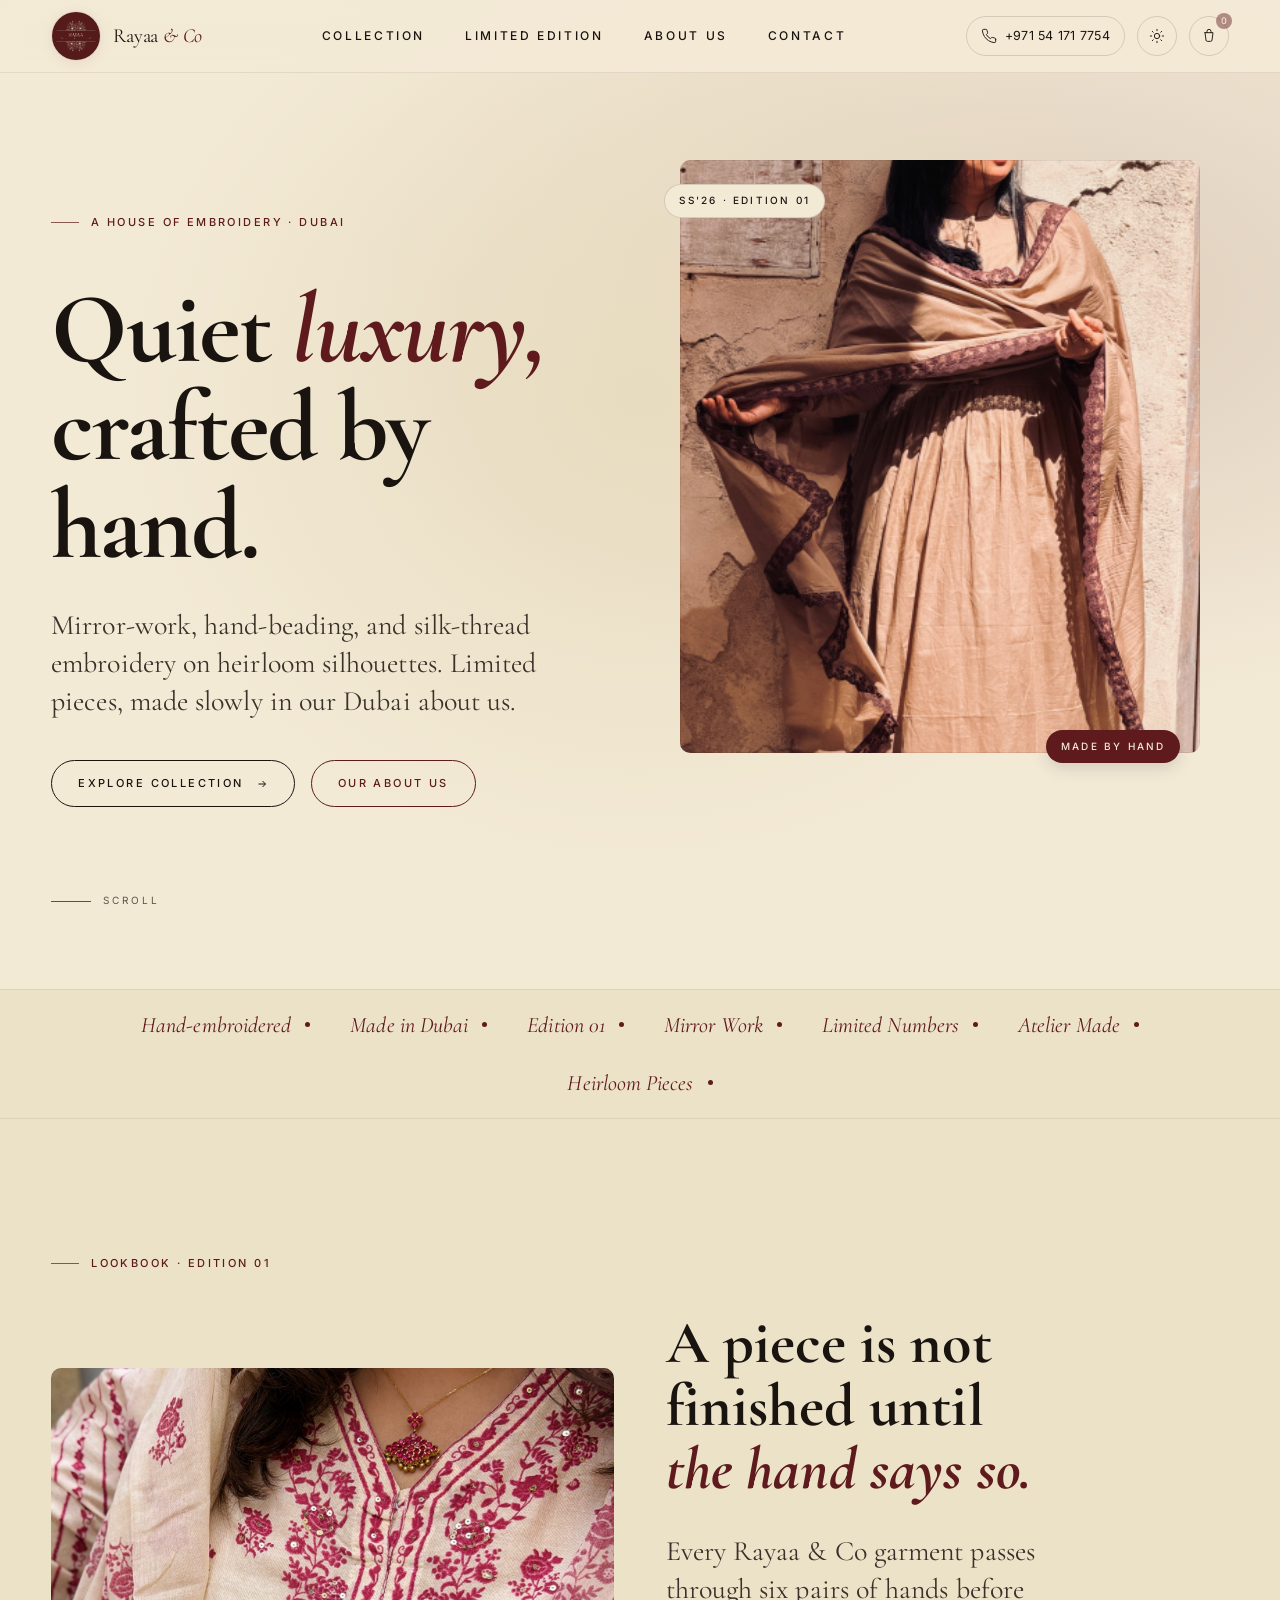
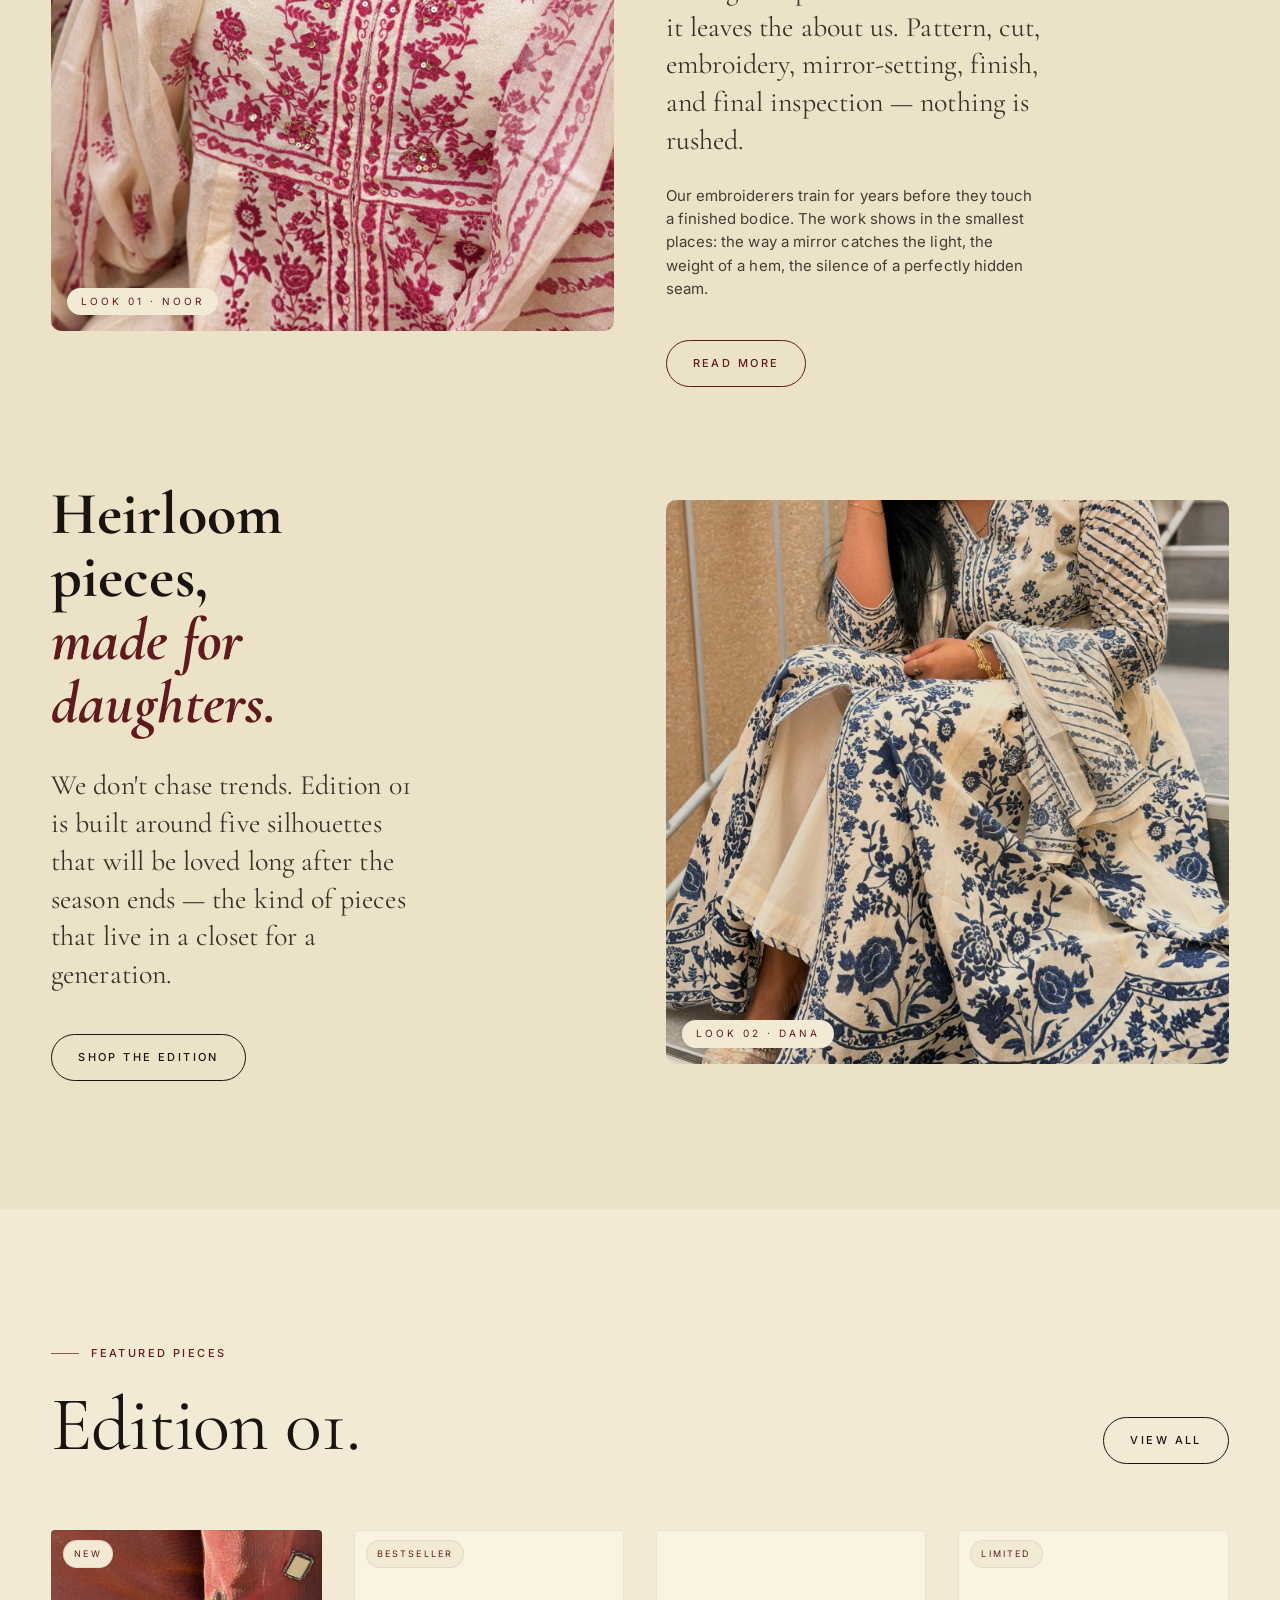
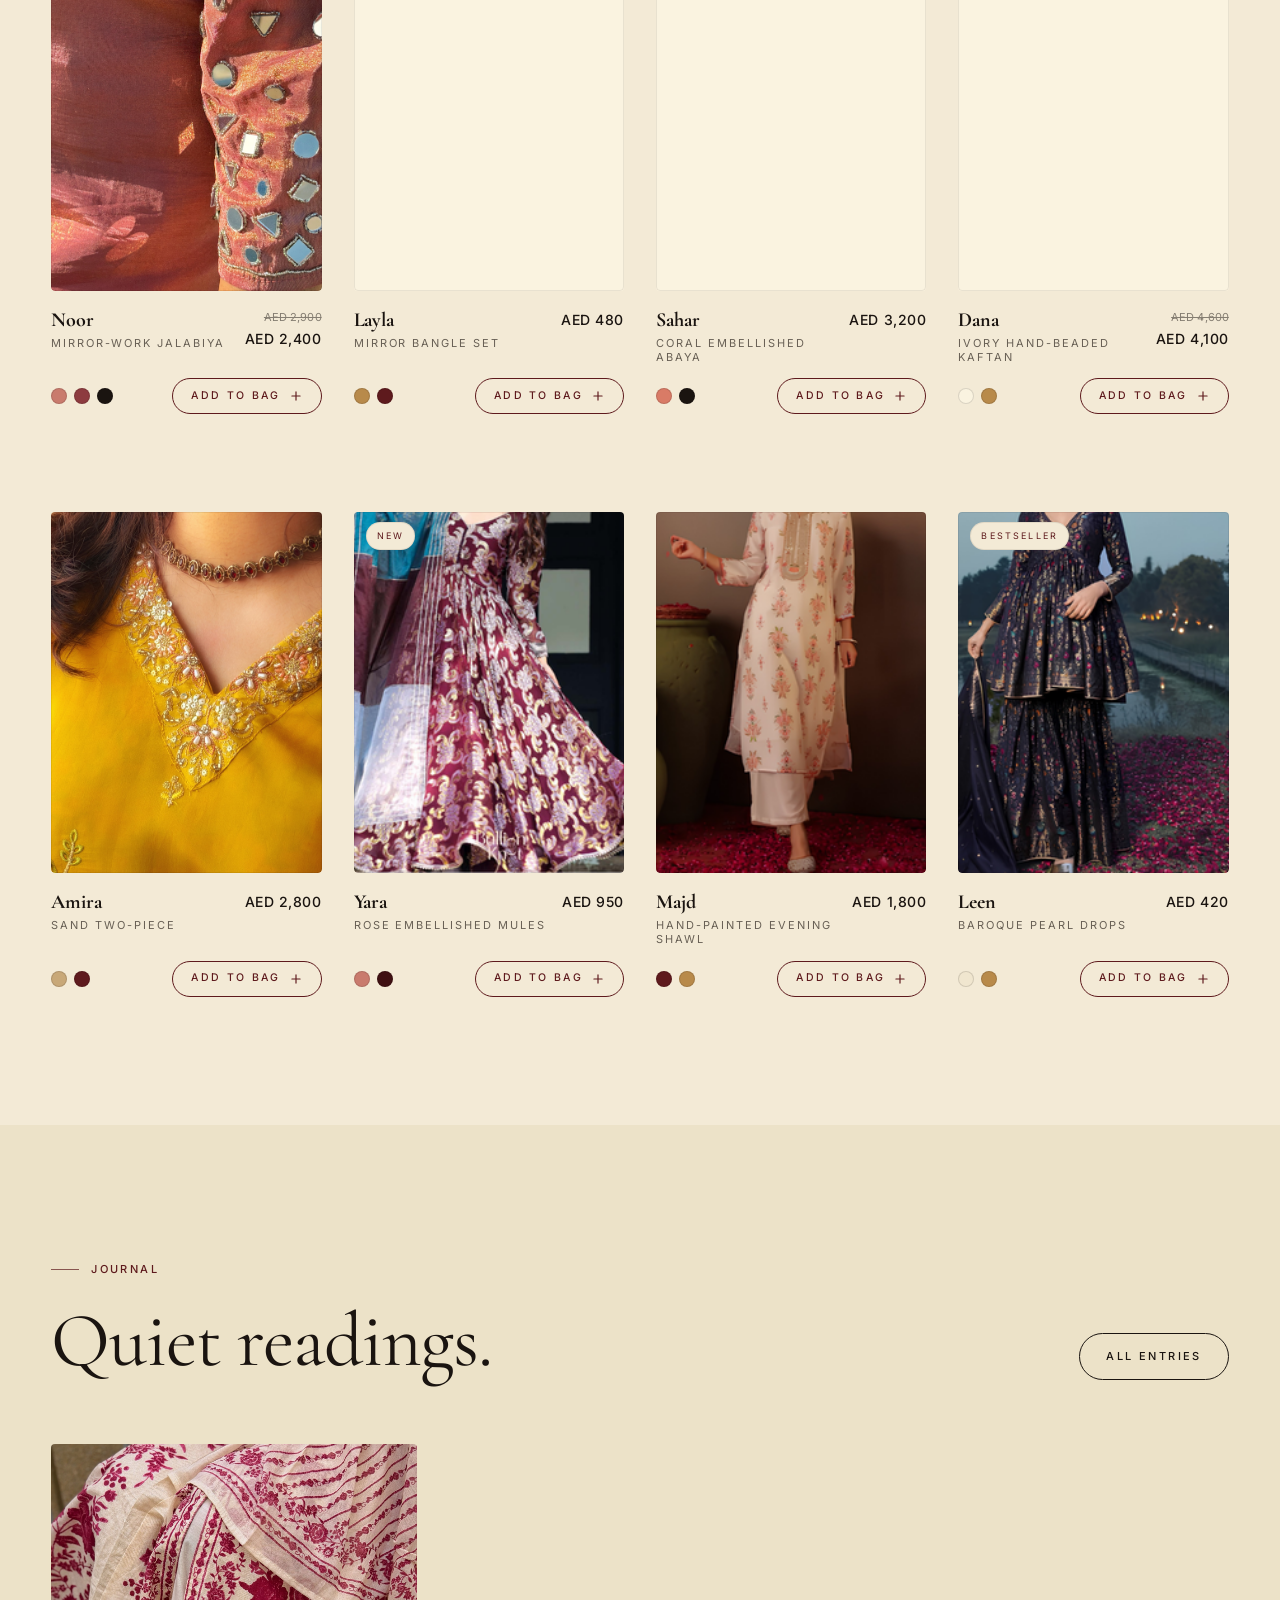
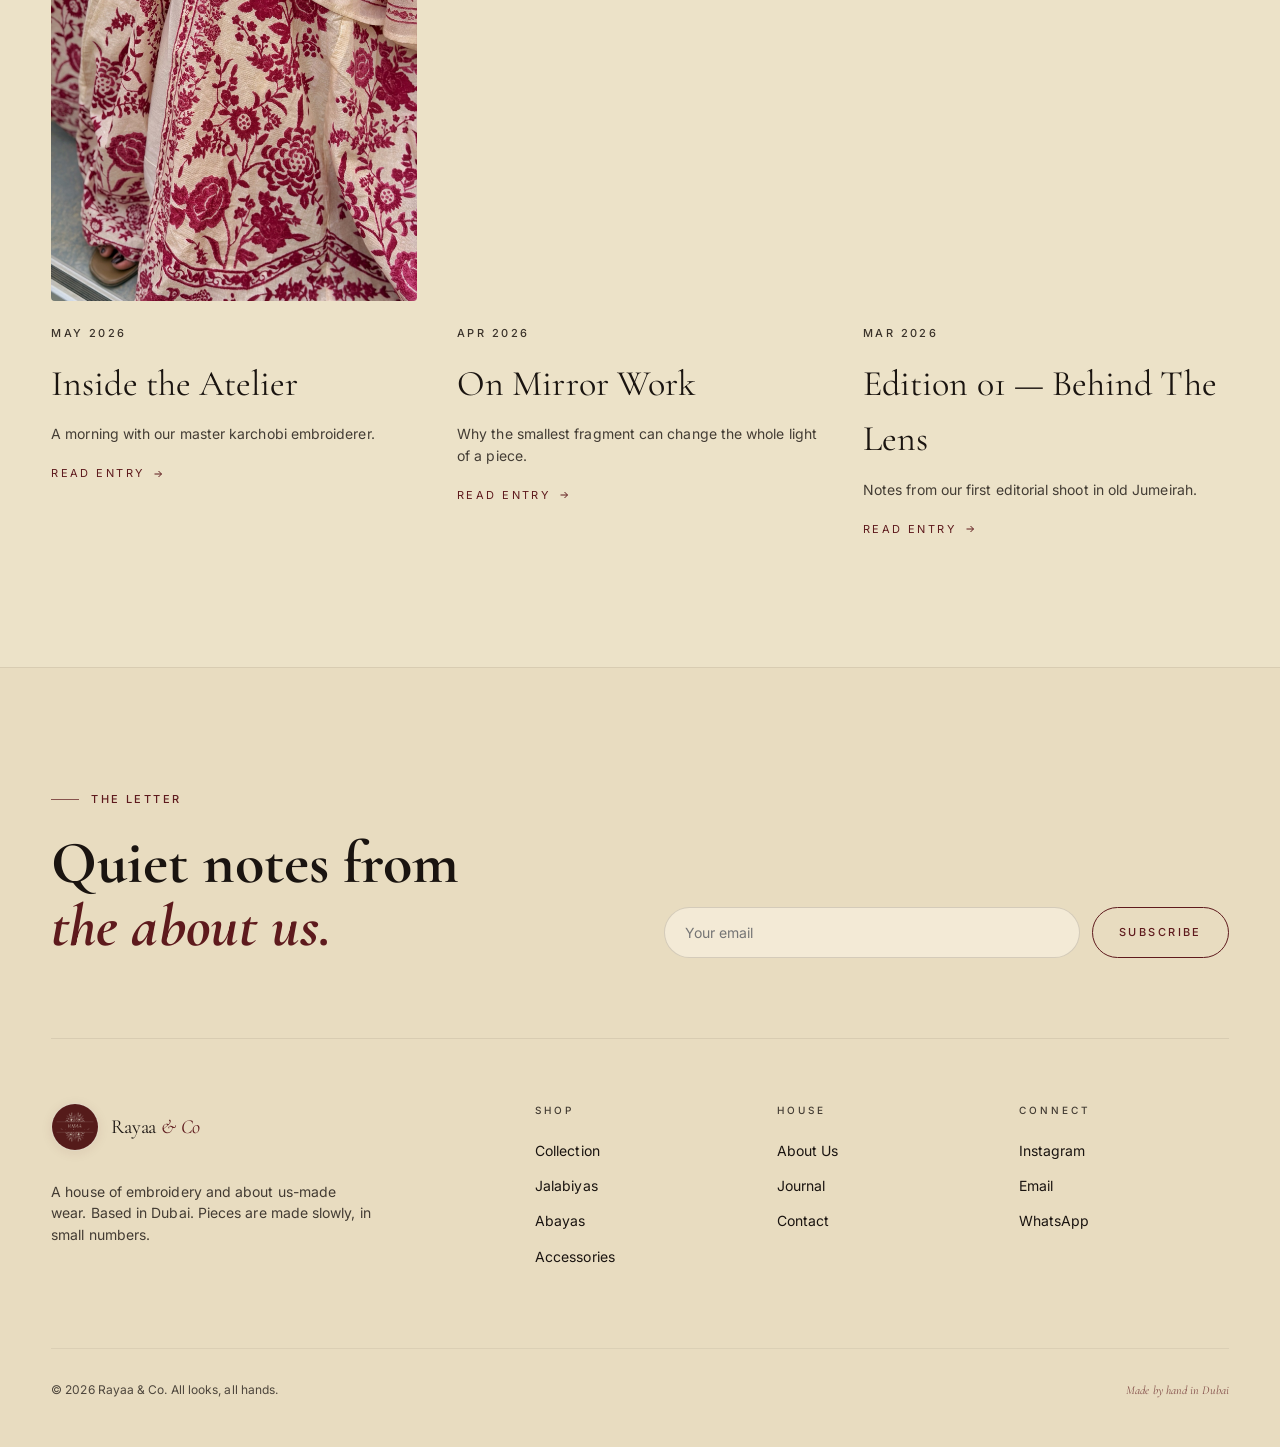
<file: index.html>
<!doctype html>
<html lang="en">
  <head>
    <meta charset="utf-8" />
    <meta
      name="viewport"
      content="width=device-width, initial-scale=1, viewport-fit=cover"
    />
    <meta
      name="theme-color"
      content="#f3ead6"
      media="(prefers-color-scheme: light)"
    />
    <meta
      name="theme-color"
      content="#14100c"
      media="(prefers-color-scheme: dark)"
    />
    <title>Rayaa & Co — A House of Embroidery</title>
    <meta
      name="description"
      content="Quiet luxury, crafted by hand. Mirror-work, hand-beading and silk-thread embroidery on heirloom silhouettes. Dubai."
    />
    <link rel="icon" href="assets/logo-img.PNG" type="image/png" />
    <link rel="apple-touch-icon" href="assets/logo-img.PNG" />
    <link rel="preload" as="image" href="assets/images/home-page-img.png" />
    <link rel="stylesheet" href="assets/css/styles.css" />
    <script>
      (function () {
        try {
          var t = localStorage.getItem("rayaa-theme");
          if (!t)
            t = matchMedia("(prefers-color-scheme: dark)").matches
              ? "dark"
              : "light";
          document.documentElement.setAttribute("data-theme", t);
        } catch (e) {}
      })();
    </script>
  </head>
  <body>
    <header class="site-header">
      <div class="wrap nav-inner">
        <a href="index.html" class="logo-link" aria-label="Rayaa & Co — home">
          <span class="logo-mark" aria-hidden="true"
            ><img src="assets/logo-img.PNG" alt="" width="36" height="36"
          /></span>
          <span class="logo-text">Rayaa <em>&amp; Co</em></span>
        </a>
        <nav class="nav-links" aria-label="Primary">
          <a href="collection.html" data-nav-link="collection" class="nav-link"
            >Collection</a
          >
          <a
            href="limitededition.html"
            data-nav-link="Limited Edition"
            class="nav-link"
            >Limited Edition</a
          >
          <a href="about us.html" data-nav-link="about us" class="nav-link"
            >About Us</a
          >

          <a href="contact.html" data-nav-link="contact" class="nav-link"
            >Contact</a
          >
        </nav>
        <div class="nav-actions">
          <a
            href="tel:+971541717754"
            class="nav-phone"
            aria-label="Call +971 54 171 7754"
          >
            <svg
              width="16"
              height="16"
              viewBox="0 0 24 24"
              fill="none"
              stroke="currentColor"
              stroke-width="1.4"
              stroke-linecap="round"
              stroke-linejoin="round"
              aria-hidden="true"
            >
              <path
                d="M22 16.92v3a2 2 0 0 1-2.18 2 19.79 19.79 0 0 1-8.63-3.07 19.5 19.5 0 0 1-6-6 19.79 19.79 0 0 1-3.07-8.67A2 2 0 0 1 4.11 2h3a2 2 0 0 1 2 1.72c.13.96.37 1.9.72 2.81a2 2 0 0 1-.45 2.11L8.09 9.91a16 16 0 0 0 6 6l1.27-1.27a2 2 0 0 1 2.11-.45c.91.35 1.85.59 2.81.72A2 2 0 0 1 22 16.92Z"
              ></path>
            </svg>
            <span class="nav-phone-text">+971 54 171 7754</span>
          </a>
          <button
            type="button"
            class="icon-btn theme-toggle"
            aria-label="Switch theme"
          >
            <svg
              width="16"
              height="16"
              viewBox="0 0 24 24"
              fill="none"
              stroke="currentColor"
              stroke-width="1.4"
              stroke-linecap="round"
              stroke-linejoin="round"
            >
              <g class="icon-sun">
                <circle cx="12" cy="12" r="4"></circle>
                <path
                  d="M12 2v2M12 20v2M4.93 4.93l1.41 1.41M17.66 17.66l1.41 1.41M2 12h2M20 12h2M4.93 19.07l1.41-1.41M17.66 6.34l1.41-1.41"
                ></path>
              </g>
              <g class="icon-moon" style="display: none">
                <path d="M21 12.8A9 9 0 1 1 11.2 3a7 7 0 0 0 9.8 9.8Z"></path>
              </g>
            </svg>
          </button>
          <button type="button" class="icon-btn" aria-label="Cart">
            <svg
              width="16"
              height="16"
              viewBox="0 0 24 24"
              fill="none"
              stroke="currentColor"
              stroke-width="1.4"
              stroke-linecap="round"
              stroke-linejoin="round"
            >
              <path
                d="M6 7h12l-1.5 11.2A2 2 0 0 1 14.5 20h-5A2 2 0 0 1 7.5 18.2L6 7Z"
              ></path>
              <path d="M9 7V5a3 3 0 0 1 6 0v2"></path>
            </svg>
            <span class="cart-count">0</span>
          </button>
          <button
            type="button"
            class="icon-btn hamburger"
            aria-label="Open menu"
            aria-expanded="false"
            aria-controls="mobile-nav"
          >
            <span class="bar"></span><span class="bar"></span>
          </button>
        </div>
      </div>
    </header>

    <div id="mobile-nav" class="mobile-nav" aria-hidden="true">
      <button
        type="button"
        class="mobile-nav-backdrop"
        aria-label="Close menu"
      ></button>
      <nav class="mobile-nav-panel" aria-label="Mobile">
        <div class="mobile-nav-head">
          <span class="eyebrow no-rule">Menu</span
          ><span class="badge-text">SS'26 · Edition 01</span>
        </div>
        <ul class="mobile-nav-list">
          <li>
            <a href="collection.html" data-nav-link="collection"
              ><span class="label">Collection</span
              ><span class="num">01</span></a
            >
          </li>
          <li>
            <a href="limitededition.html" data-nav-link="Limited Edition"
              ><span class="label">Limited Edition</span
              ><span class="num">03</span></a
            >
          </li>
          <li>
            <a href="about us.html" data-nav-link="about us"
              ><span class="label">About Us</span><span class="num">02</span></a
            >
          </li>

          <li>
            <a href="contact.html" data-nav-link="contact"
              ><span class="label">Contact</span><span class="num">04</span></a
            >
          </li>
        </ul>
        <div class="mobile-nav-foot">
          <a href="mailto:rayaaandco@gmail.com">rayaaandco@gmail.com</a>
          <a
            class="ig"
            href="https://instagram.com/rayaa_and_co"
            target="_blank"
            rel="noreferrer"
            >@rayaa_and_co</a
          >
          <p class="note">Made by hand in Dubai</p>
        </div>
      </nav>
    </div>

    <main>
      <section class="hero">
        <div class="wrap hero-grid">
          <div>
            <p class="hero-eyebrow eyebrow">A House of Embroidery · Dubai</p>
            <h1 class="display">
              Quiet <em>luxury,</em><br />crafted by hand.
            </h1>
            <p class="hero-lede lede mt-8 max-w-42">
              Mirror-work, hand-beading, and silk-thread embroidery on heirloom
              silhouettes. Limited pieces, made slowly in our Dubai about us.
            </p>
            <div class="hero-cta mt-10 flex flex-wrap gap-4 items-center">
              <a href="collection.html" class="btn">
                Explore Collection
                <svg
                  width="12"
                  height="12"
                  viewBox="0 0 24 24"
                  fill="none"
                  stroke="currentColor"
                  stroke-width="2"
                >
                  <path d="M5 12h14M13 6l6 6-6 6" />
                </svg>
              </a>
              <a href="about us.html" class="btn btn-maroon">Our about us</a>
            </div>
          </div>

          <div class="hero-image-col">
            <div class="hero-image-wrap">
              <div class="hero-frame">
                <div class="img">
                  <img
                    src="assets/images/home-page-img.png"
                    alt="Rayaa & Co — hero look"
                    fetchpriority="high"
                    decoding="async"
                  />
                </div>
              </div>
              <span class="hero-pill tl">SS'26 · Edition 01</span>
              <span class="hero-pill br">Made by hand</span>
            </div>
          </div>
        </div>

        <div class="wrap scroll-indicator">
          <span class="rule"></span>Scroll
        </div>
      </section>

      <div class="marquee" id="marquee" aria-hidden="true"></div>

      <section style="background: var(--bg-soft)">
        <div class="wrap">
          <p class="eyebrow mb-10">Lookbook · Edition 01</p>

          <div class="split">
            <div>
              <div class="lookbook-img">
                <img
                  src="assets/images/look-04.jpg"
                  alt="Editorial Look 01"
                  loading="lazy"
                  decoding="async"
                />
                <span class="pill">Look 01 · Noor</span>
              </div>
            </div>
            <div>
              <div class="max-w-42">
                <h2 class="h-lg">
                  A piece is not finished until <br /><em>the hand says so.</em>
                </h2>
                <p class="lede mt-8">
                  Every Rayaa &amp; Co garment passes through six pairs of hands
                  before it leaves the about us. Pattern, cut, embroidery,
                  mirror-setting, finish, and final inspection — nothing is
                  rushed.
                </p>
                <p class="mt-6 opacity-80">
                  Our embroiderers train for years before they touch a finished
                  bodice. The work shows in the smallest places: the way a
                  mirror catches the light, the weight of a hem, the silence of
                  a perfectly hidden seam.
                </p>
                <a href="about us.html" class="btn btn-maroon mt-10"
                  >Read more</a
                >
              </div>
            </div>
          </div>

          <div class="split reverse mt-24">
            <div>
              <div class="lookbook-img">
                <img
                  src="assets/images/look-13.jpg"
                  alt="Editorial Look 02"
                  loading="lazy"
                  decoding="async"
                />
                <span class="pill">Look 02 · Dana</span>
              </div>
            </div>
            <div>
              <div class="max-w-42">
                <h2 class="h-lg">
                  Heirloom pieces, <br /><em>made for daughters.</em>
                </h2>
                <p class="lede mt-8">
                  We don't chase trends. Edition 01 is built around five
                  silhouettes that will be loved long after the season ends —
                  the kind of pieces that live in a closet for a generation.
                </p>
                <a href="collection.html" class="btn mt-10">Shop the Edition</a>
              </div>
            </div>
          </div>
        </div>
      </section>

      <section>
        <div class="wrap">
          <div
            class="flex flex-col md:flex-row md:items-end md:justify-between gap-6 md:gap-10 mb-12 md:mb-16"
          >
            <div>
              <p class="eyebrow mb-6">Featured Pieces</p>
              <h2 class="h-xl">Edition 01.</h2>
            </div>
            <div>
              <a href="collection.html" class="btn inline-flex">View All</a>
            </div>
          </div>
          <div class="product-grid" id="featured-grid"></div>
        </div>
      </section>

      <section style="background: var(--bg-soft)">
        <div class="wrap">
          <div
            class="flex flex-col md:flex-row md:items-end md:justify-between gap-6 md:gap-10 mb-12 md:mb-16"
          >
            <div>
              <p class="eyebrow mb-6">Journal</p>
              <h2 class="h-xl">Quiet readings.</h2>
            </div>
            <div>
              <a href="limitededition.html" class="btn inline-flex"
                >All entries</a
              >
            </div>
          </div>
          <div
            class="grid grid-cols-1 md:grid-cols-3 gap-10"
            id="journal-teaser"
          ></div>
        </div>
      </section>
    </main>

    <footer class="site-footer">
      <div class="wrap">
        <div class="footer-letter">
          <div>
            <p class="eyebrow mb-6">The Letter</p>
            <h3 class="h-lg">Quiet notes from <br /><em>the about us.</em></h3>
          </div>
          <form class="footer-form" id="newsletter-form" novalidate>
            <input
              type="email"
              name="email"
              placeholder="Your email"
              aria-label="Your email"
            />
            <button type="submit" class="btn btn-maroon">Subscribe</button>
          </form>
        </div>

        <div class="footer-cols">
          <div class="footer-brand">
            <a
              href="index.html"
              class="logo-link"
              aria-label="Rayaa & Co — home"
            >
              <span class="logo-mark size-48"
                ><img src="assets/logo-img.PNG" alt="" width="48" height="48"
              /></span>
              <span class="logo-text">Rayaa <em>&amp; Co</em></span>
            </a>
            <p>
              A house of embroidery and about us-made wear. Based in Dubai.
              Pieces are made slowly, in small numbers.
            </p>
          </div>
          <div class="footer-col">
            <h4>Shop</h4>
            <ul>
              <li><a href="collection.html">Collection</a></li>
              <li><a href="collection.html?cat=jalabiyas">Jalabiyas</a></li>
              <li><a href="collection.html?cat=abayas">Abayas</a></li>
              <li><a href="collection.html?cat=accessories">Accessories</a></li>
            </ul>
          </div>
          <div class="footer-col">
            <h4>House</h4>
            <ul>
              <li><a href="about us.html">About Us</a></li>
              <li><a href="limitededition.html">Journal</a></li>
              <li><a href="contact.html">Contact</a></li>
            </ul>
          </div>
          <div class="footer-col">
            <h4>Connect</h4>
            <ul>
              <li>
                <a
                  href="https://instagram.com/rayaa_and_co"
                  target="_blank"
                  rel="noreferrer"
                  >Instagram</a
                >
              </li>
              <li><a href="mailto:rayaaandco@gmail.com">Email</a></li>
              <li>
                <a
                  href="https://wa.me/971541717754"
                  target="_blank"
                  rel="noreferrer"
                  >WhatsApp</a
                >
              </li>
            </ul>
          </div>
        </div>

        <div class="footer-base">
          <p>
            © <span data-year>2026</span> Rayaa &amp; Co. All looks, all hands.
          </p>
          <p class="signature">Made by hand in Dubai</p>
        </div>
      </div>
    </footer>

    <script src="assets/js/products.js" defer></script>
    <script src="assets/js/main.js" defer></script>
    <script defer>
      document.addEventListener("DOMContentLoaded", function () {
        if (window.RAYAA) {
          window.RAYAA.renderMarquee("marquee");
          window.RAYAA.renderProductGrid("featured-grid", 8);
          window.RAYAA.renderJournalTeaser("journal-teaser");
          var vb = document.getElementById("view-all-btn");
          if (vb && window.RAYAA_PRODUCTS)
            vb.textContent = "View All (" + window.RAYAA_PRODUCTS.length + ")";
        }
      });
    </script>
  </body>
</html>
</file>
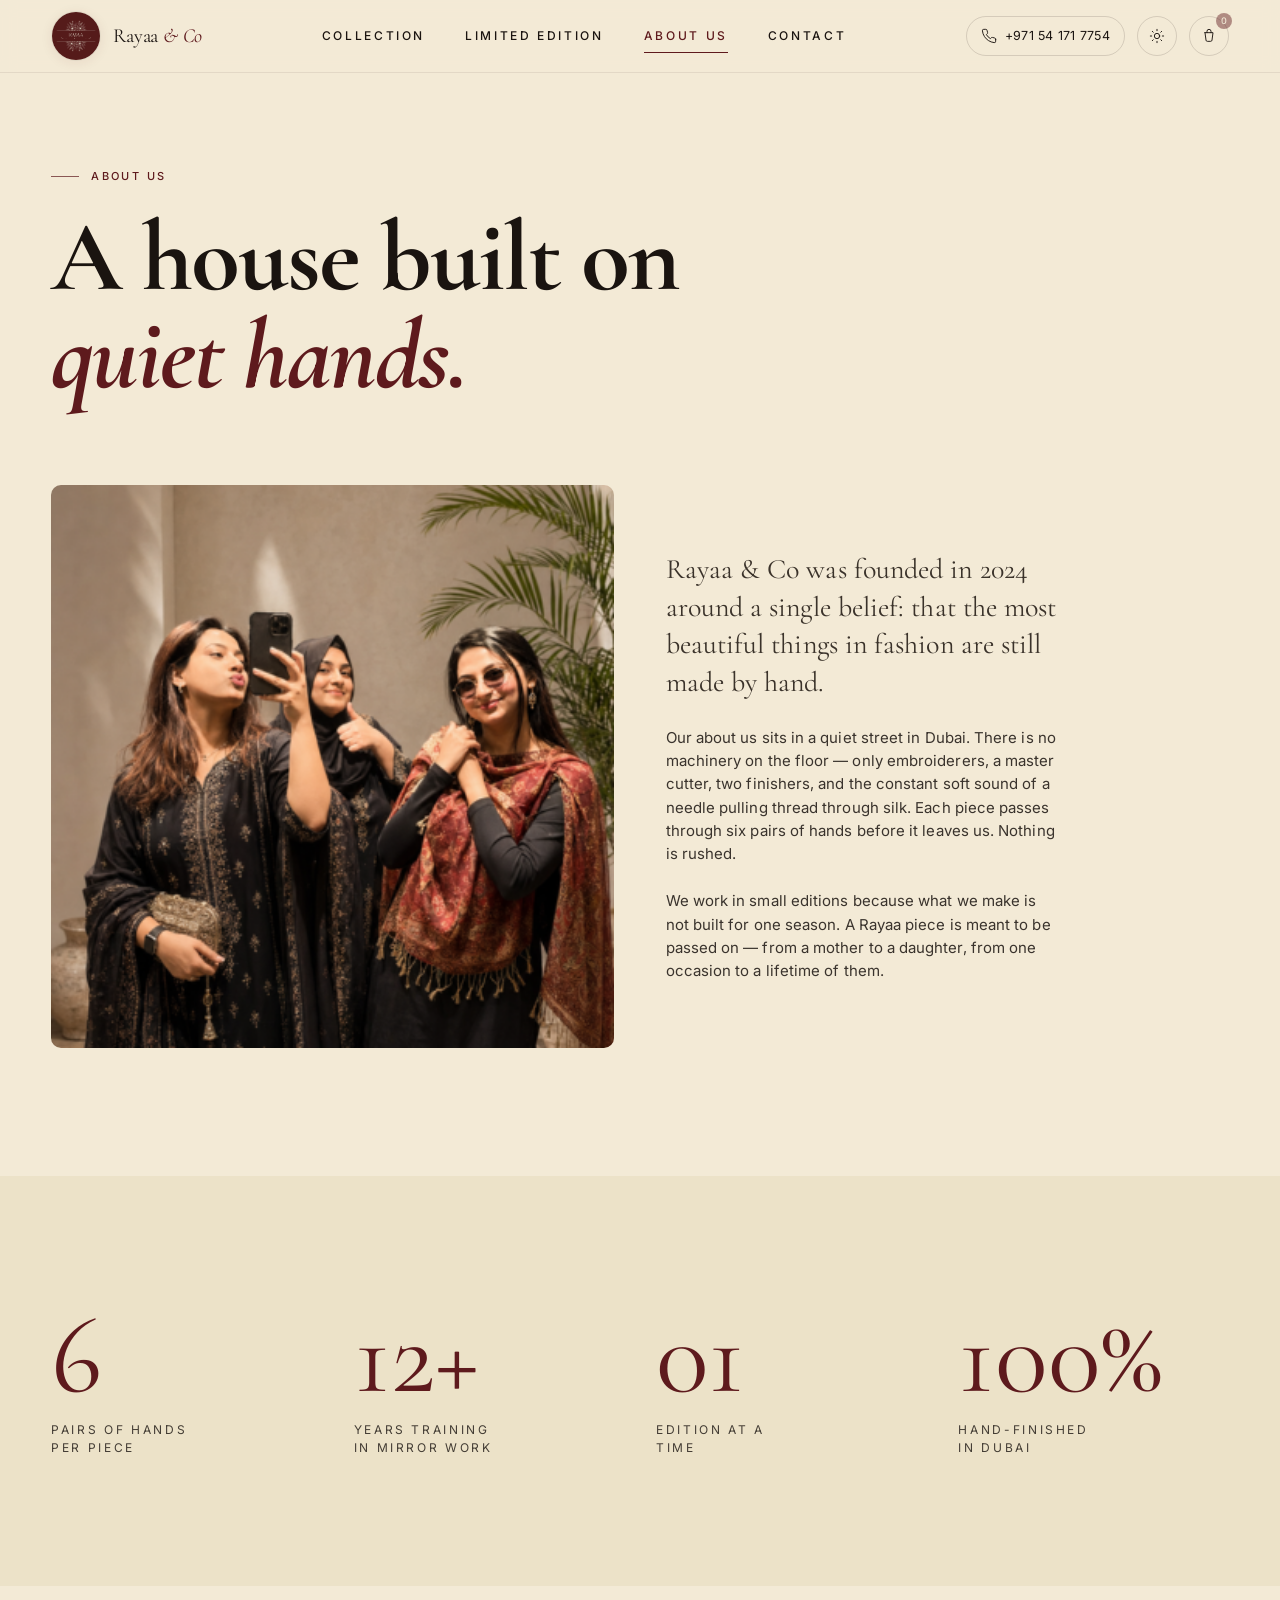
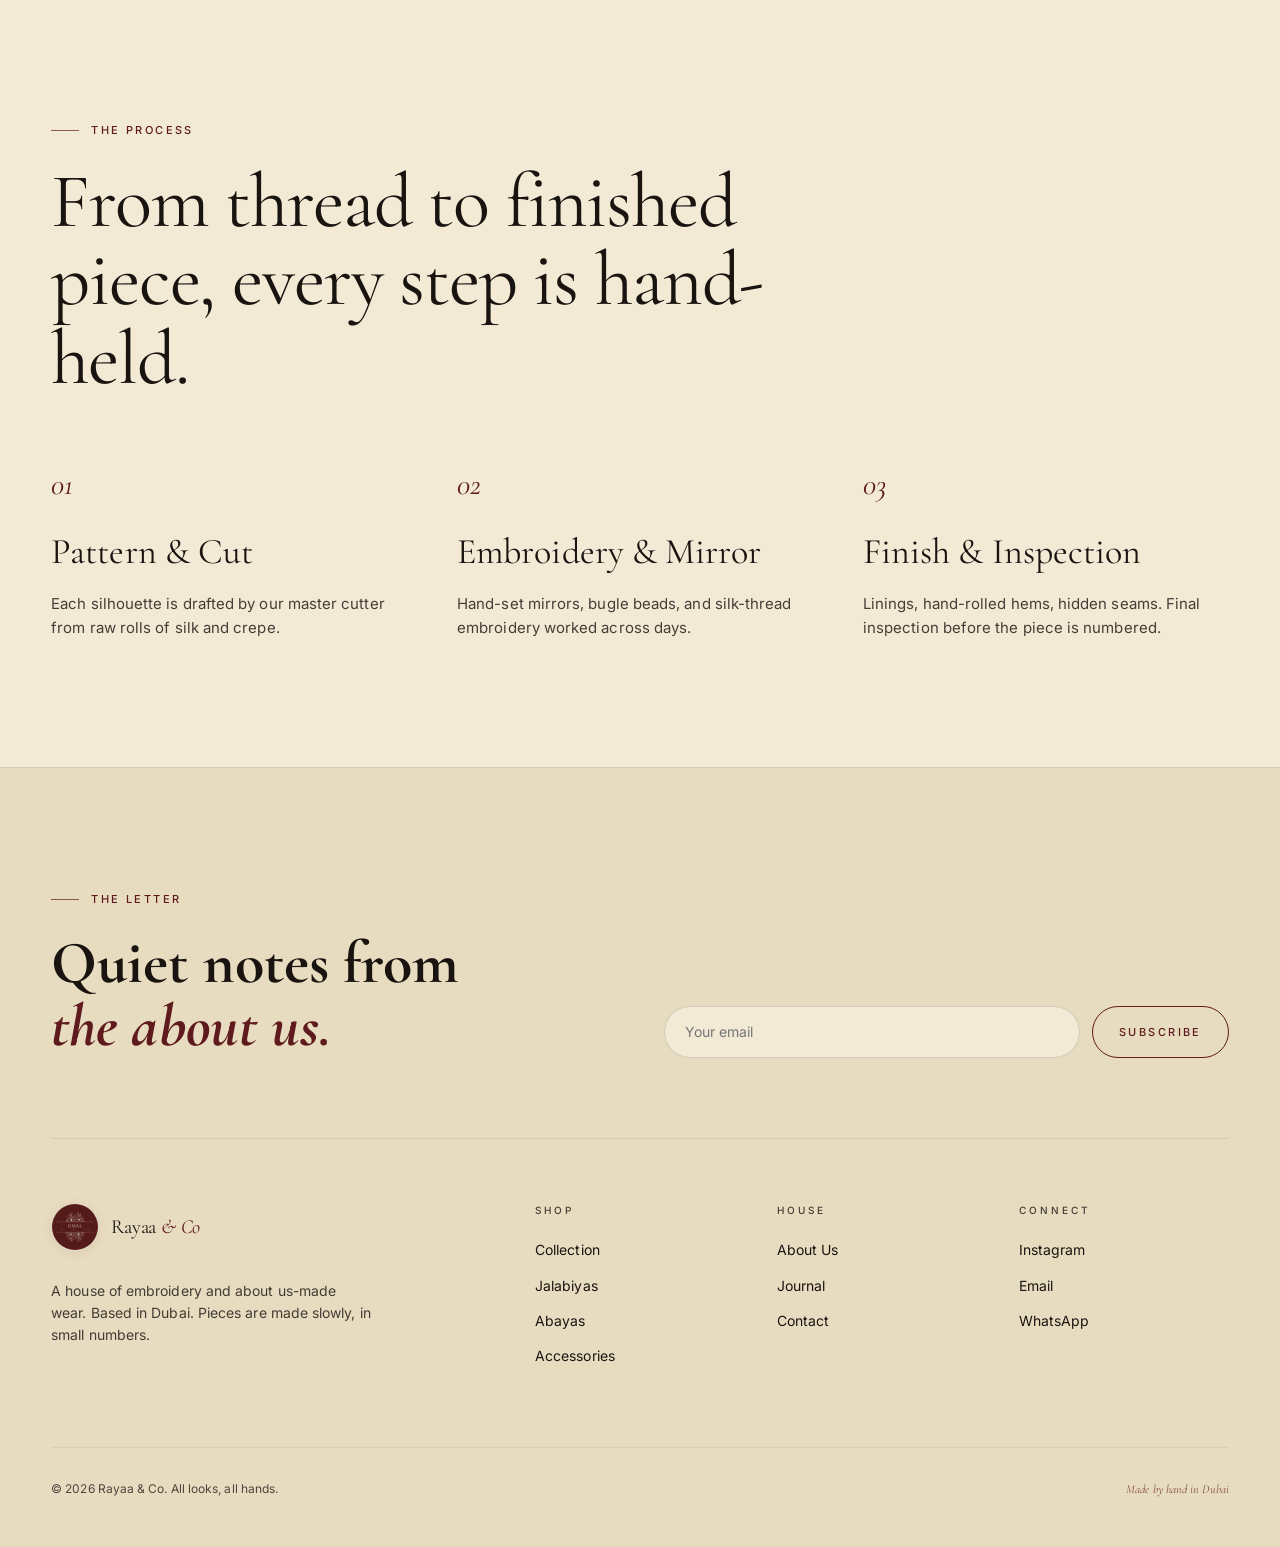
<file: about us.html>
<!doctype html>
<html lang="en">
  <head>
    <meta charset="utf-8" />
    <meta
      name="viewport"
      content="width=device-width, initial-scale=1, viewport-fit=cover"
    />
    <meta
      name="theme-color"
      content="#f3ead6"
      media="(prefers-color-scheme: light)"
    />
    <meta
      name="theme-color"
      content="#14100c"
      media="(prefers-color-scheme: dark)"
    />
    <title>About Us — Rayaa & Co</title>
    <meta
      name="description"
      content="Inside the Rayaa & Co — embroiderers, pattern-cutters, finishers."
    />
    <link rel="icon" href="assets/logo-img.PNG" type="image/png" />
    <link rel="stylesheet" href="assets/css/styles.css" />
    <script>
      (function () {
        try {
          var t = localStorage.getItem("rayaa-theme");
          if (!t)
            t = matchMedia("(prefers-color-scheme: dark)").matches
              ? "dark"
              : "light";
          document.documentElement.setAttribute("data-theme", t);
        } catch (e) {}
      })();
    </script>
  </head>
  <body>
    <header class="site-header">
      <div class="wrap nav-inner">
        <a href="index.html" class="logo-link" aria-label="Rayaa & Co — home">
          <span class="logo-mark" aria-hidden="true"
            ><img src="assets/logo-img.PNG" alt="" width="36" height="36"
          /></span>
          <span class="logo-text">Rayaa <em>&amp; Co</em></span>
        </a>
        <nav class="nav-links" aria-label="Primary">
          <a href="collection.html" data-nav-link="collection" class="nav-link"
            >Collection</a
          >
          <a
            href="limitededition.html"
            data-nav-link="Limited Edition"
            class="nav-link"
            >Limited Edition</a
          >
          <a href="about us.html" data-nav-link="about us" class="nav-link"
            >About Us</a
          >

          <a href="contact.html" data-nav-link="contact" class="nav-link"
            >Contact</a
          >
        </nav>
        <div class="nav-actions">
          <a
            href="tel:+971541717754"
            class="nav-phone"
            aria-label="Call +971 54 171 7754"
          >
            <svg
              width="16"
              height="16"
              viewBox="0 0 24 24"
              fill="none"
              stroke="currentColor"
              stroke-width="1.4"
              stroke-linecap="round"
              stroke-linejoin="round"
              aria-hidden="true"
            >
              <path
                d="M22 16.92v3a2 2 0 0 1-2.18 2 19.79 19.79 0 0 1-8.63-3.07 19.5 19.5 0 0 1-6-6 19.79 19.79 0 0 1-3.07-8.67A2 2 0 0 1 4.11 2h3a2 2 0 0 1 2 1.72c.13.96.37 1.9.72 2.81a2 2 0 0 1-.45 2.11L8.09 9.91a16 16 0 0 0 6 6l1.27-1.27a2 2 0 0 1 2.11-.45c.91.35 1.85.59 2.81.72A2 2 0 0 1 22 16.92Z"
              ></path>
            </svg>
            <span class="nav-phone-text">+971 54 171 7754</span>
          </a>
          <button
            type="button"
            class="icon-btn theme-toggle"
            aria-label="Switch theme"
          >
            <svg
              width="16"
              height="16"
              viewBox="0 0 24 24"
              fill="none"
              stroke="currentColor"
              stroke-width="1.4"
              stroke-linecap="round"
              stroke-linejoin="round"
            >
              <g class="icon-sun">
                <circle cx="12" cy="12" r="4"></circle>
                <path
                  d="M12 2v2M12 20v2M4.93 4.93l1.41 1.41M17.66 17.66l1.41 1.41M2 12h2M20 12h2M4.93 19.07l1.41-1.41M17.66 6.34l1.41-1.41"
                ></path>
              </g>
              <g class="icon-moon" style="display: none">
                <path d="M21 12.8A9 9 0 1 1 11.2 3a7 7 0 0 0 9.8 9.8Z"></path>
              </g>
            </svg>
          </button>
          <button type="button" class="icon-btn" aria-label="Cart">
            <svg
              width="16"
              height="16"
              viewBox="0 0 24 24"
              fill="none"
              stroke="currentColor"
              stroke-width="1.4"
              stroke-linecap="round"
              stroke-linejoin="round"
            >
              <path
                d="M6 7h12l-1.5 11.2A2 2 0 0 1 14.5 20h-5A2 2 0 0 1 7.5 18.2L6 7Z"
              ></path>
              <path d="M9 7V5a3 3 0 0 1 6 0v2"></path>
            </svg>
            <span class="cart-count">0</span>
          </button>
          <button
            type="button"
            class="icon-btn hamburger"
            aria-label="Open menu"
            aria-expanded="false"
            aria-controls="mobile-nav"
          >
            <span class="bar"></span><span class="bar"></span>
          </button>
        </div>
      </div>
    </header>

    <div id="mobile-nav" class="mobile-nav" aria-hidden="true">
      <button
        type="button"
        class="mobile-nav-backdrop"
        aria-label="Close menu"
      ></button>
      <nav class="mobile-nav-panel" aria-label="Mobile">
        <div class="mobile-nav-head">
          <span class="eyebrow no-rule">Menu</span
          ><span class="badge-text">SS'26 · Edition 01</span>
        </div>
        <ul class="mobile-nav-list">
          <li>
            <a href="collection.html" data-nav-link="collection"
              ><span class="label">Collection</span
              ><span class="num">01</span></a
            >
          </li>
          <li>
            <a href="limitededition.html" data-nav-link="Limited Edition"
              ><span class="label">Limited Edition</span
              ><span class="num">03</span></a
            >
          </li>
          <li>
            <a href="about us.html" data-nav-link="about us"
              ><span class="label">About Us</span><span class="num">02</span></a
            >
          </li>

          <li>
            <a href="contact.html" data-nav-link="contact"
              ><span class="label">Contact</span><span class="num">04</span></a
            >
          </li>
        </ul>
        <div class="mobile-nav-foot">
          <a href="mailto:rayaaandco@gmail.com">rayaaandco@gmail.com</a>
          <a
            class="ig"
            href="https://instagram.com/rayaa_and_co"
            target="_blank"
            rel="noreferrer"
            >@rayaa_and_co</a
          >
          <p class="note">Made by hand in Dubai</p>
        </div>
      </nav>
    </div>

    <main>
      <section class="pt-32 md:pt-40">
        <div class="wrap">
          <div>
            <p class="eyebrow mb-6">About Us</p>
            <h1 class="display max-w-16">
              A house built on <em>quiet hands.</em>
            </h1>
          </div>

          <div class="split mt-14 md:mt-20">
            <div>
              <div class="lookbook-img" style="aspect-ratio: 4 / 4">
                <img
                  src="assets/images/about-us-page.png"
                  alt="about us work"
                  loading="lazy"
                  decoding="async"
                />
              </div>
            </div>
            <div>
              <div class="max-w-44">
                <p class="lede">
                  Rayaa &amp; Co was founded in 2024 around a single belief:
                  that the most beautiful things in fashion are still made by
                  hand.
                </p>
                <p class="mt-6 opacity-85">
                  Our about us sits in a quiet street in Dubai. There is no
                  machinery on the floor — only embroiderers, a master cutter,
                  two finishers, and the constant soft sound of a needle pulling
                  thread through silk. Each piece passes through six pairs of
                  hands before it leaves us. Nothing is rushed.
                </p>
                <p class="mt-6 opacity-85">
                  We work in small editions because what we make is not built
                  for one season. A Rayaa piece is meant to be passed on — from
                  a mother to a daughter, from one occasion to a lifetime of
                  them.
                </p>
              </div>
            </div>
          </div>
        </div>
      </section>

      <section style="background: var(--bg-soft)">
        <div class="wrap">
          <div class="numbers">
            <div class="number">
              <div class="v">6</div>
              <p class="l">pairs of hands per piece</p>
            </div>
            <div class="number">
              <div class="v">12+</div>
              <p class="l">years training in mirror work</p>
            </div>
            <div class="number">
              <div class="v">01</div>
              <p class="l">edition at a time</p>
            </div>
            <div class="number">
              <div class="v">100%</div>
              <p class="l">hand-finished in Dubai</p>
            </div>
          </div>
        </div>
      </section>

      <section>
        <div class="wrap">
          <div>
            <p class="eyebrow mb-6">The process</p>
            <h2 class="h-xl max-w-22">
              From thread to finished piece, every step is hand-held.
            </h2>
          </div>

          <ol class="process">
            <li class="step">
              <span class="n">01</span>
              <h3 class="h-md">Pattern &amp; Cut</h3>
              <p>
                Each silhouette is drafted by our master cutter from raw rolls
                of silk and crepe.
              </p>
            </li>
            <li class="step">
              <span class="n">02</span>
              <h3 class="h-md">Embroidery &amp; Mirror</h3>
              <p>
                Hand-set mirrors, bugle beads, and silk-thread embroidery worked
                across days.
              </p>
            </li>
            <li class="step">
              <span class="n">03</span>
              <h3 class="h-md">Finish &amp; Inspection</h3>
              <p>
                Linings, hand-rolled hems, hidden seams. Final inspection before
                the piece is numbered.
              </p>
            </li>
          </ol>
        </div>
      </section>
    </main>

    <footer class="site-footer">
      <div class="wrap">
        <div class="footer-letter">
          <div>
            <p class="eyebrow mb-6">The Letter</p>
            <h3 class="h-lg">Quiet notes from <br /><em>the about us.</em></h3>
          </div>
          <form class="footer-form" id="newsletter-form" novalidate>
            <input
              type="email"
              name="email"
              placeholder="Your email"
              aria-label="Your email"
            />
            <button type="submit" class="btn btn-maroon">Subscribe</button>
          </form>
        </div>
        <div class="footer-cols">
          <div class="footer-brand">
            <a
              href="index.html"
              class="logo-link"
              aria-label="Rayaa & Co — home"
            >
              <span class="logo-mark size-48"
                ><img src="assets/logo-img.PNG" alt="" width="48" height="48"
              /></span>
              <span class="logo-text">Rayaa <em>&amp; Co</em></span>
            </a>
            <p>
              A house of embroidery and about us-made wear. Based in Dubai.
              Pieces are made slowly, in small numbers.
            </p>
          </div>
          <div class="footer-col">
            <h4>Shop</h4>
            <ul>
              <li><a href="collection.html">Collection</a></li>
              <li><a href="collection.html?cat=jalabiyas">Jalabiyas</a></li>
              <li><a href="collection.html?cat=abayas">Abayas</a></li>
              <li><a href="collection.html?cat=accessories">Accessories</a></li>
            </ul>
          </div>
          <div class="footer-col">
            <h4>House</h4>
            <ul>
              <li><a href="about us.html">About Us</a></li>
              <li><a href="limitededition.html">Journal</a></li>
              <li><a href="contact.html">Contact</a></li>
            </ul>
          </div>
          <div class="footer-col">
            <h4>Connect</h4>
            <ul>
              <li>
                <a
                  href="https://instagram.com/rayaa_and_co"
                  target="_blank"
                  rel="noreferrer"
                  >Instagram</a
                >
              </li>
              <li><a href="mailto:rayaaandco@gmail.com">Email</a></li>
              <li>
                <a
                  href="https://wa.me/971541717754"
                  target="_blank"
                  rel="noreferrer"
                  >WhatsApp</a
                >
              </li>
            </ul>
          </div>
        </div>
        <div class="footer-base">
          <p>
            © <span data-year>2026</span> Rayaa &amp; Co. All looks, all hands.
          </p>
          <p class="signature">Made by hand in Dubai</p>
        </div>
      </div>
    </footer>

    <script src="assets/js/products.js" defer></script>
    <script src="assets/js/main.js" defer></script>
  </body>
</html>
</file>
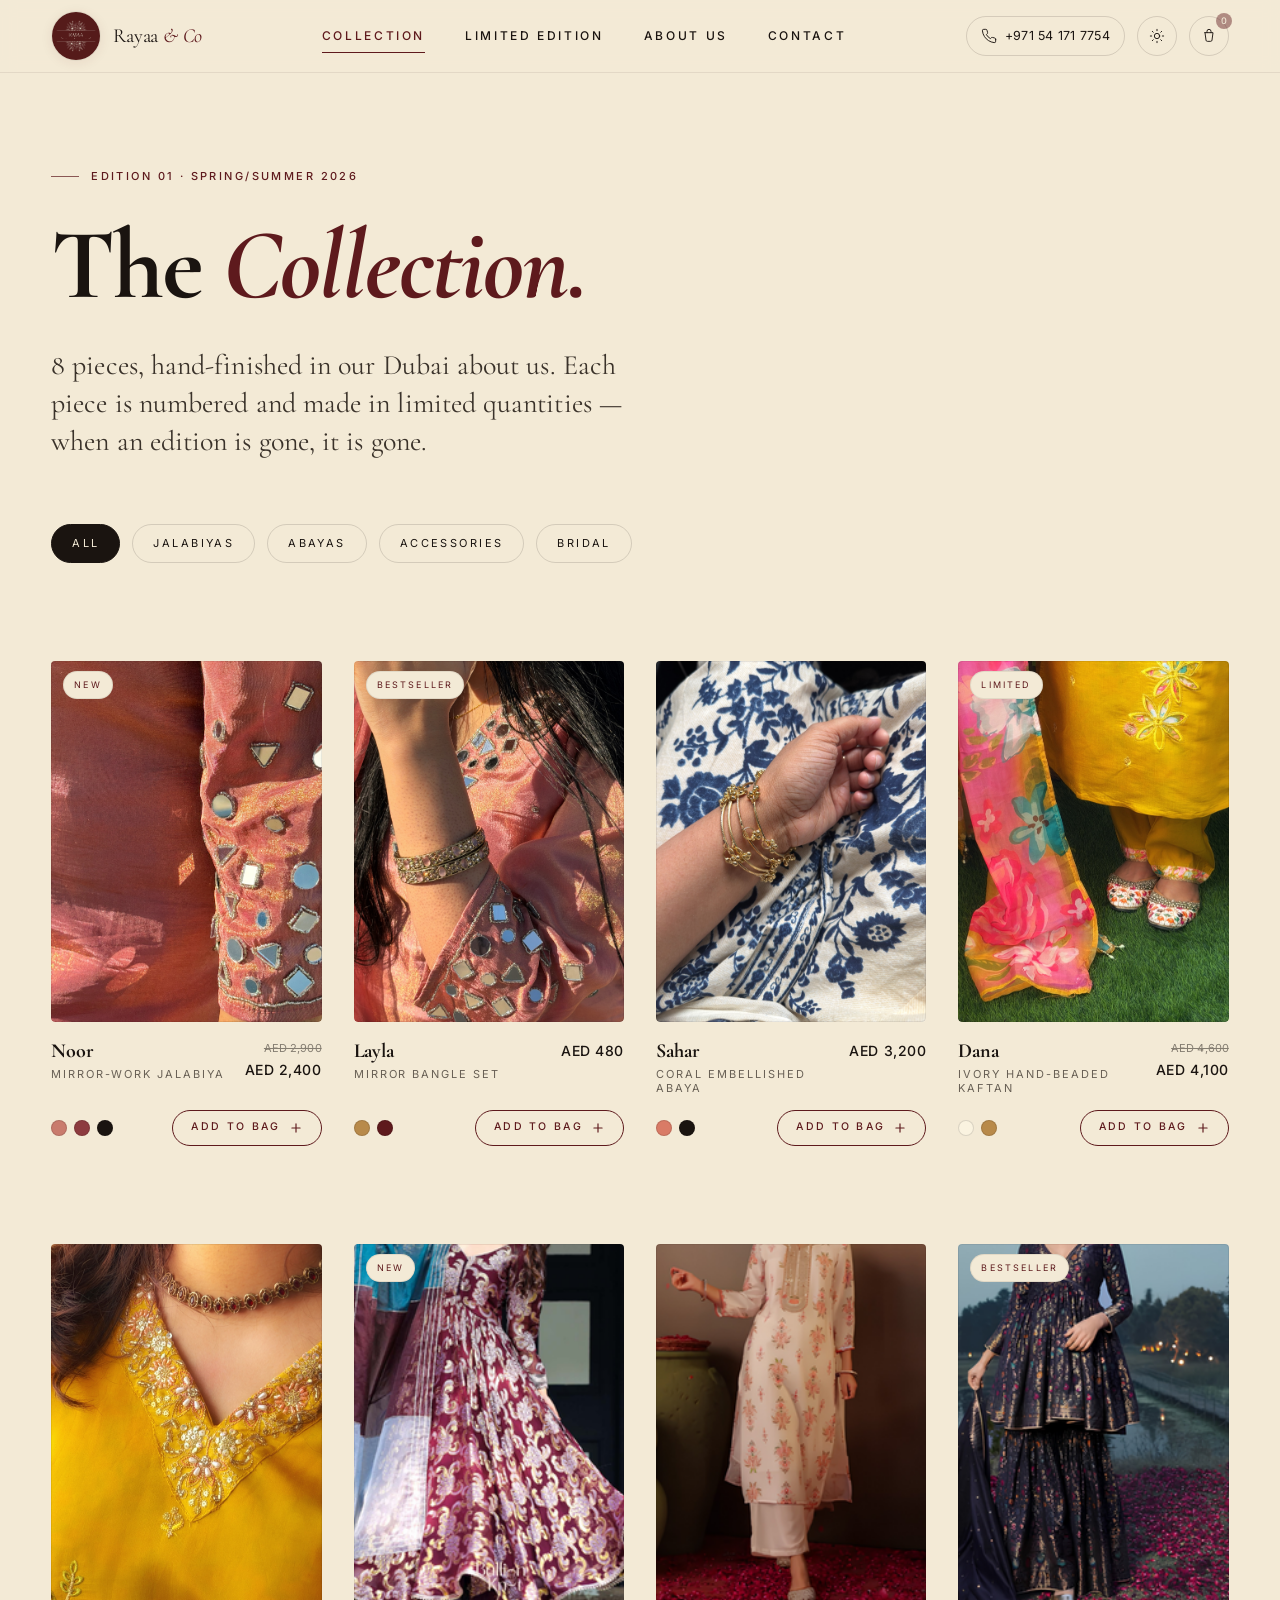
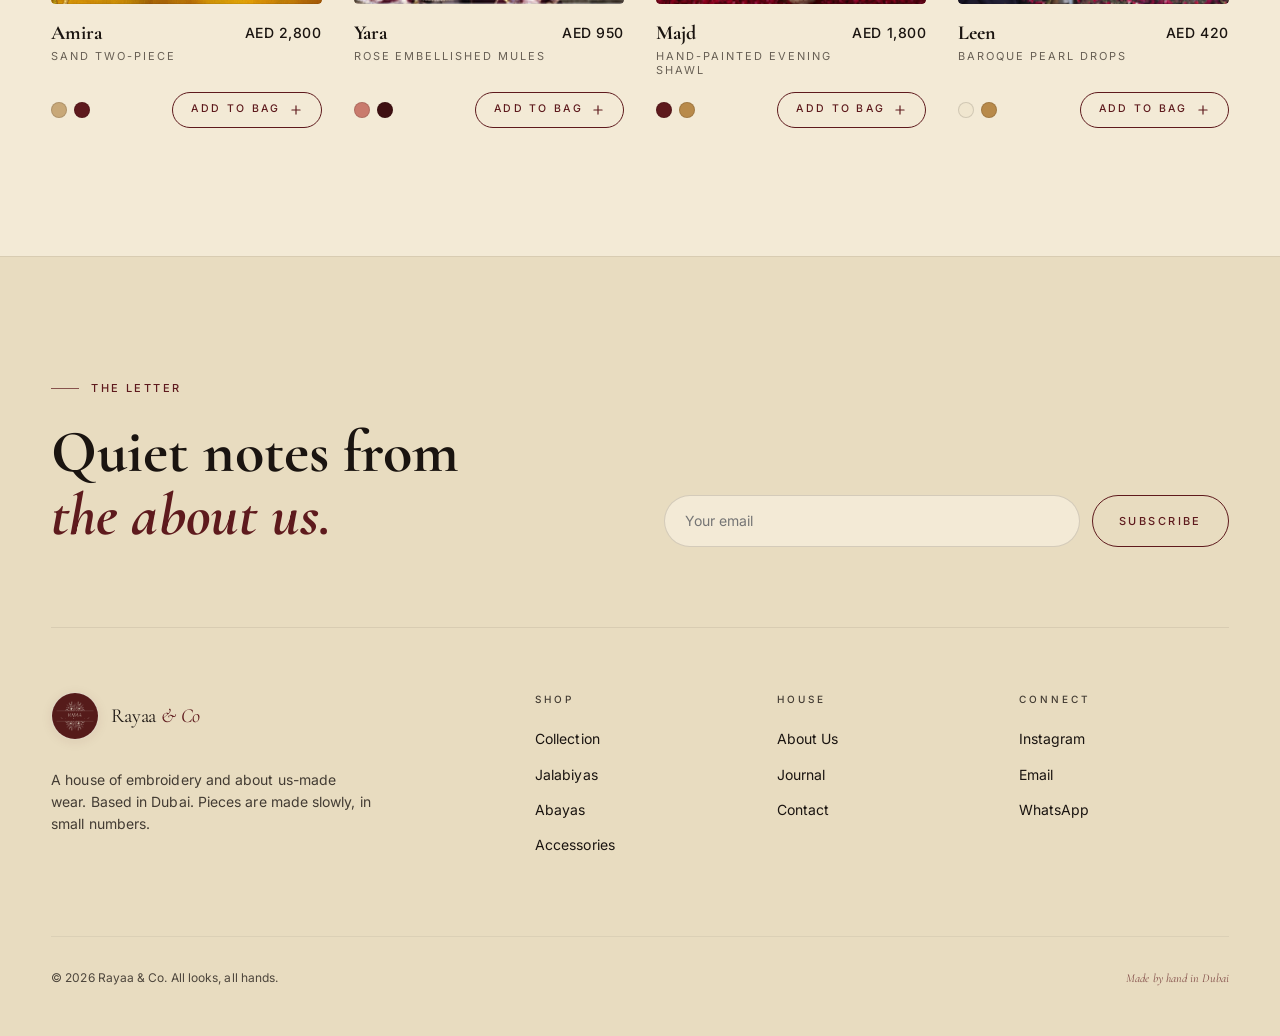
<file: collection.html>
<!doctype html>
<html lang="en">
  <head>
    <meta charset="utf-8" />
    <meta
      name="viewport"
      content="width=device-width, initial-scale=1, viewport-fit=cover"
    />
    <meta
      name="theme-color"
      content="#f3ead6"
      media="(prefers-color-scheme: light)"
    />
    <meta
      name="theme-color"
      content="#14100c"
      media="(prefers-color-scheme: dark)"
    />
    <title>Collection — Rayaa & Co</title>
    <meta
      name="description"
      content="Edition 01 — hand-embroidered pieces from the Rayaa & Co about us."
    />
    <link rel="icon" href="assets/logo-img.PNG" type="image/png" />
    <link rel="stylesheet" href="assets/css/styles.css" />
    <script>
      (function () {
        try {
          var t = localStorage.getItem("rayaa-theme");
          if (!t)
            t = matchMedia("(prefers-color-scheme: dark)").matches
              ? "dark"
              : "light";
          document.documentElement.setAttribute("data-theme", t);
        } catch (e) {}
      })();
    </script>
  </head>
  <body>
    <header class="site-header">
      <div class="wrap nav-inner">
        <a href="index.html" class="logo-link" aria-label="Rayaa & Co — home">
          <span class="logo-mark" aria-hidden="true"
            ><img src="assets/logo-img.PNG" alt="" width="36" height="36"
          /></span>
          <span class="logo-text">Rayaa <em>&amp; Co</em></span>
        </a>
        <nav class="nav-links" aria-label="Primary">
          <a href="collection.html" data-nav-link="collection" class="nav-link"
            >Collection</a
          >
          <a
            href="limitededition.html"
            data-nav-link="Limited Edition"
            class="nav-link"
            >Limited Edition</a
          >
          <a href="about us.html" data-nav-link="about us" class="nav-link"
            >About Us</a
          >

          <a href="contact.html" data-nav-link="contact" class="nav-link"
            >Contact</a
          >
        </nav>
        <div class="nav-actions">
          <a
            href="tel:+971541717754"
            class="nav-phone"
            aria-label="Call +971 54 171 7754"
          >
            <svg
              width="16"
              height="16"
              viewBox="0 0 24 24"
              fill="none"
              stroke="currentColor"
              stroke-width="1.4"
              stroke-linecap="round"
              stroke-linejoin="round"
              aria-hidden="true"
            >
              <path
                d="M22 16.92v3a2 2 0 0 1-2.18 2 19.79 19.79 0 0 1-8.63-3.07 19.5 19.5 0 0 1-6-6 19.79 19.79 0 0 1-3.07-8.67A2 2 0 0 1 4.11 2h3a2 2 0 0 1 2 1.72c.13.96.37 1.9.72 2.81a2 2 0 0 1-.45 2.11L8.09 9.91a16 16 0 0 0 6 6l1.27-1.27a2 2 0 0 1 2.11-.45c.91.35 1.85.59 2.81.72A2 2 0 0 1 22 16.92Z"
              ></path>
            </svg>
            <span class="nav-phone-text">+971 54 171 7754</span>
          </a>
          <button
            type="button"
            class="icon-btn theme-toggle"
            aria-label="Switch theme"
          >
            <svg
              width="16"
              height="16"
              viewBox="0 0 24 24"
              fill="none"
              stroke="currentColor"
              stroke-width="1.4"
              stroke-linecap="round"
              stroke-linejoin="round"
            >
              <g class="icon-sun">
                <circle cx="12" cy="12" r="4"></circle>
                <path
                  d="M12 2v2M12 20v2M4.93 4.93l1.41 1.41M17.66 17.66l1.41 1.41M2 12h2M20 12h2M4.93 19.07l1.41-1.41M17.66 6.34l1.41-1.41"
                ></path>
              </g>
              <g class="icon-moon" style="display: none">
                <path d="M21 12.8A9 9 0 1 1 11.2 3a7 7 0 0 0 9.8 9.8Z"></path>
              </g>
            </svg>
          </button>
          <button type="button" class="icon-btn" aria-label="Cart">
            <svg
              width="16"
              height="16"
              viewBox="0 0 24 24"
              fill="none"
              stroke="currentColor"
              stroke-width="1.4"
              stroke-linecap="round"
              stroke-linejoin="round"
            >
              <path
                d="M6 7h12l-1.5 11.2A2 2 0 0 1 14.5 20h-5A2 2 0 0 1 7.5 18.2L6 7Z"
              ></path>
              <path d="M9 7V5a3 3 0 0 1 6 0v2"></path>
            </svg>
            <span class="cart-count">0</span>
          </button>
          <button
            type="button"
            class="icon-btn hamburger"
            aria-label="Open menu"
            aria-expanded="false"
            aria-controls="mobile-nav"
          >
            <span class="bar"></span><span class="bar"></span>
          </button>
        </div>
      </div>
    </header>

    <div id="mobile-nav" class="mobile-nav" aria-hidden="true">
      <button
        type="button"
        class="mobile-nav-backdrop"
        aria-label="Close menu"
      ></button>
      <nav class="mobile-nav-panel" aria-label="Mobile">
        <div class="mobile-nav-head">
          <span class="eyebrow no-rule">Menu</span
          ><span class="badge-text">SS'26 · Edition 01</span>
        </div>
        <ul class="mobile-nav-list">
          <li>
            <a href="collection.html" data-nav-link="collection"
              ><span class="label">Collection</span
              ><span class="num">01</span></a
            >
          </li>
          <li>
            <a href="limitededition.html" data-nav-link="Limited Edition"
              ><span class="label">Limited Edition</span
              ><span class="num">03</span></a
            >
          </li>
          <li>
            <a href="about us.html" data-nav-link="about us"
              ><span class="label">About Us</span><span class="num">02</span></a
            >
          </li>

          <li>
            <a href="contact.html" data-nav-link="contact"
              ><span class="label">Contact</span><span class="num">04</span></a
            >
          </li>
        </ul>
        <div class="mobile-nav-foot">
          <a href="mailto:rayaaandco@gmail.com">rayaaandco@gmail.com</a>
          <a
            class="ig"
            href="https://instagram.com/rayaa_and_co"
            target="_blank"
            rel="noreferrer"
            >@rayaa_and_co</a
          >
          <p class="note">Made by hand in Dubai</p>
        </div>
      </nav>
    </div>

    <main>
      <section class="pt-32 md:pt-40" style="padding-bottom: 0">
        <div class="wrap">
          <div>
            <p class="eyebrow mb-8">Edition 01 · Spring/Summer 2026</p>
            <h1 class="display max-w-14">The <em>Collection.</em></h1>
            <p class="lede mt-8 max-w-48" id="collection-intro">
              8 pieces, hand-finished in our Dubai about us. Each piece is
              numbered and made in limited quantities — when an edition is gone,
              it is gone.
            </p>
          </div>

          <div class="mt-12 md:mt-16">
            <div class="chip-row">
              <button class="chip is-active" type="button">All</button>
              <button class="chip" type="button">Jalabiyas</button>
              <button class="chip" type="button">Abayas</button>
              <button class="chip" type="button">Accessories</button>
              <button class="chip" type="button">Bridal</button>
            </div>
          </div>
        </div>
      </section>

      <section style="padding-top: clamp(56px, 8vw, 96px)">
        <div class="wrap">
          <div class="product-grid" id="collection-grid"></div>
        </div>
      </section>
    </main>

    <footer class="site-footer">
      <div class="wrap">
        <div class="footer-letter">
          <div>
            <p class="eyebrow mb-6">The Letter</p>
            <h3 class="h-lg">Quiet notes from <br /><em>the about us.</em></h3>
          </div>
          <form class="footer-form" id="newsletter-form" novalidate>
            <input
              type="email"
              name="email"
              placeholder="Your email"
              aria-label="Your email"
            />
            <button type="submit" class="btn btn-maroon">Subscribe</button>
          </form>
        </div>
        <div class="footer-cols">
          <div class="footer-brand">
            <a
              href="index.html"
              class="logo-link"
              aria-label="Rayaa & Co — home"
            >
              <span class="logo-mark size-48"
                ><img src="assets/logo-img.PNG" alt="" width="48" height="48"
              /></span>
              <span class="logo-text">Rayaa <em>&amp; Co</em></span>
            </a>
            <p>
              A house of embroidery and about us-made wear. Based in Dubai.
              Pieces are made slowly, in small numbers.
            </p>
          </div>
          <div class="footer-col">
            <h4>Shop</h4>
            <ul>
              <li><a href="collection.html">Collection</a></li>
              <li><a href="collection.html?cat=jalabiyas">Jalabiyas</a></li>
              <li><a href="collection.html?cat=abayas">Abayas</a></li>
              <li><a href="collection.html?cat=accessories">Accessories</a></li>
            </ul>
          </div>
          <div class="footer-col">
            <h4>House</h4>
            <ul>
              <li><a href="about us.html">About Us</a></li>
              <li><a href="limitededition.html">Journal</a></li>
              <li><a href="contact.html">Contact</a></li>
            </ul>
          </div>
          <div class="footer-col">
            <h4>Connect</h4>
            <ul>
              <li>
                <a
                  href="https://instagram.com/rayaa_and_co"
                  target="_blank"
                  rel="noreferrer"
                  >Instagram</a
                >
              </li>
              <li><a href="mailto:rayaaandco@gmail.com">Email</a></li>
              <li>
                <a
                  href="https://wa.me/971541717754"
                  target="_blank"
                  rel="noreferrer"
                  >WhatsApp</a
                >
              </li>
            </ul>
          </div>
        </div>
        <div class="footer-base">
          <p>
            © <span data-year>2026</span> Rayaa &amp; Co. All looks, all hands.
          </p>
          <p class="signature">Made by hand in Dubai</p>
        </div>
      </div>
    </footer>

    <script src="assets/js/products.js" defer></script>
    <script src="assets/js/main.js" defer></script>
    <script defer>
      document.addEventListener("DOMContentLoaded", function () {
        if (window.RAYAA) window.RAYAA.renderProductGrid("collection-grid");
        var intro = document.getElementById("collection-intro");
        if (intro && window.RAYAA_PRODUCTS) {
          intro.textContent =
            window.RAYAA_PRODUCTS.length +
            " pieces, hand-finished in our Dubai about us. Each piece is numbered and made in limited quantities — when an edition is gone, it is gone.";
        }
      });
    </script>
  </body>
</html>
</file>
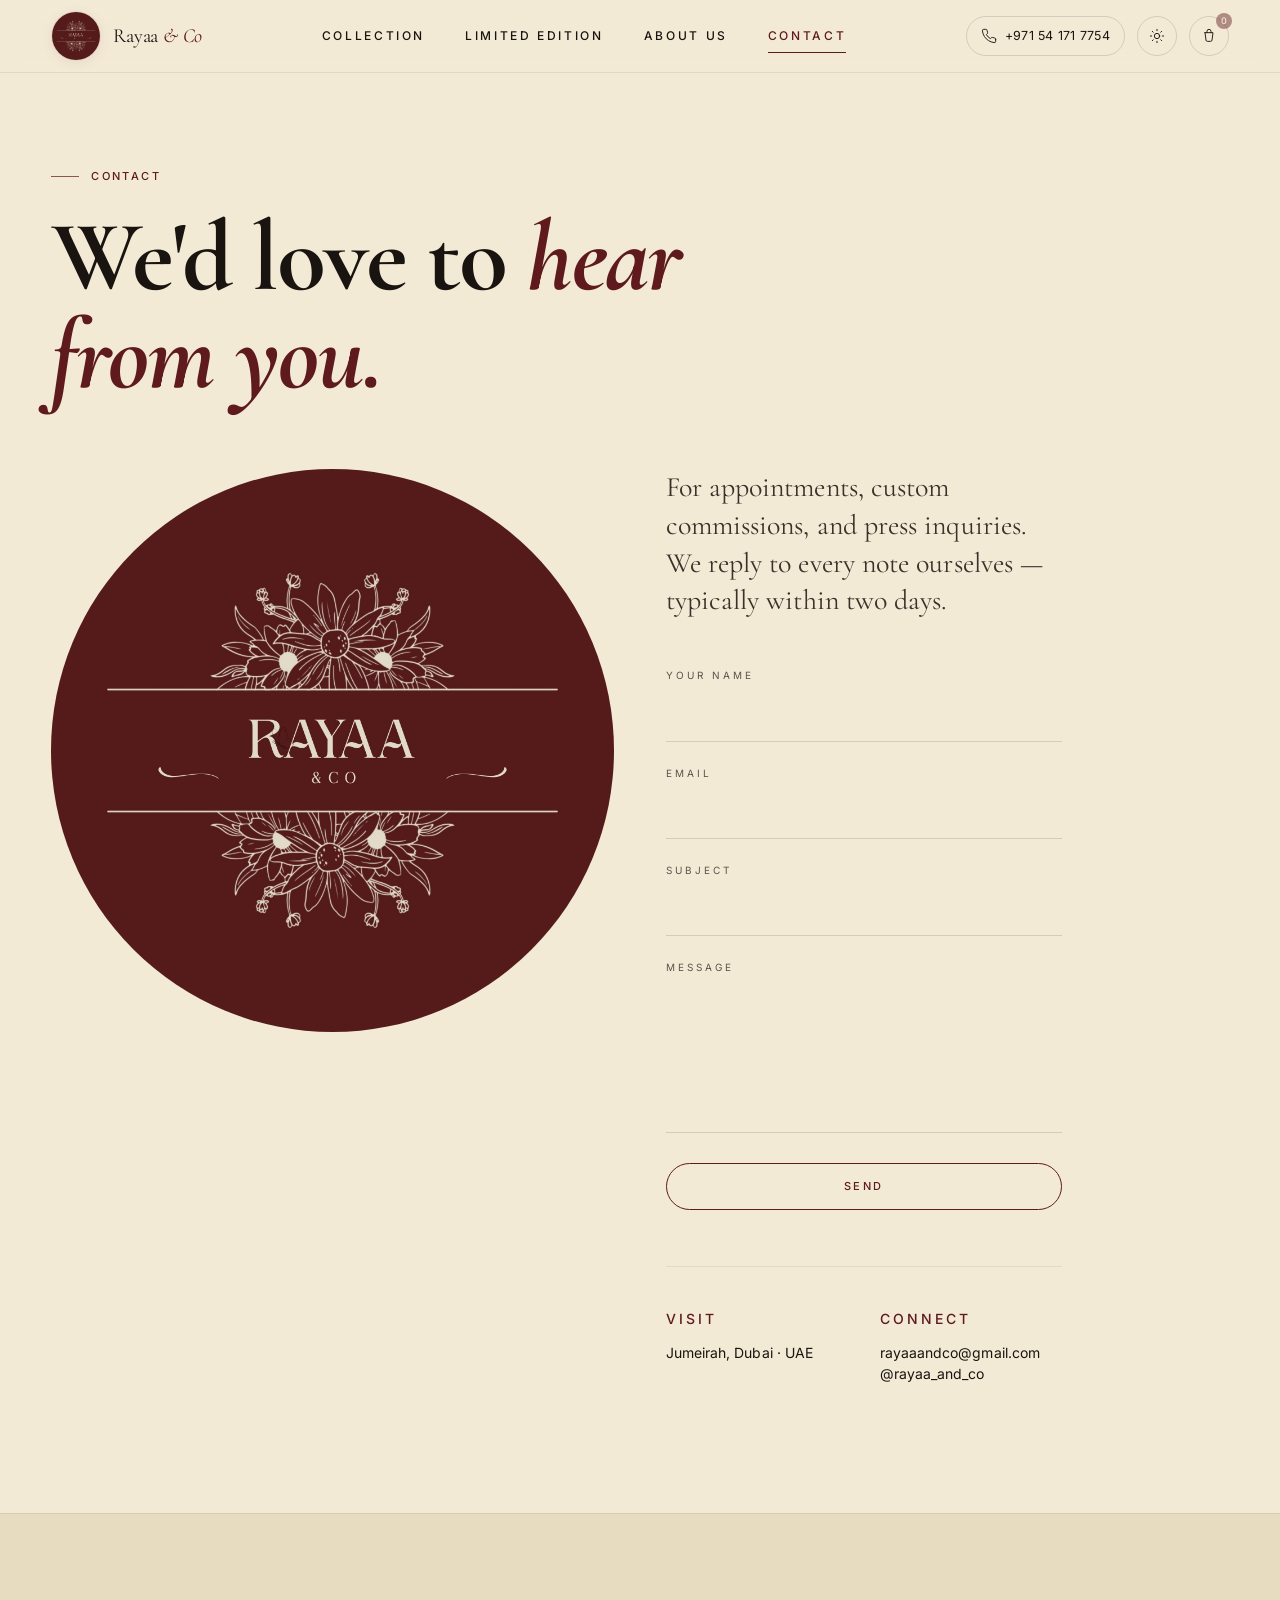
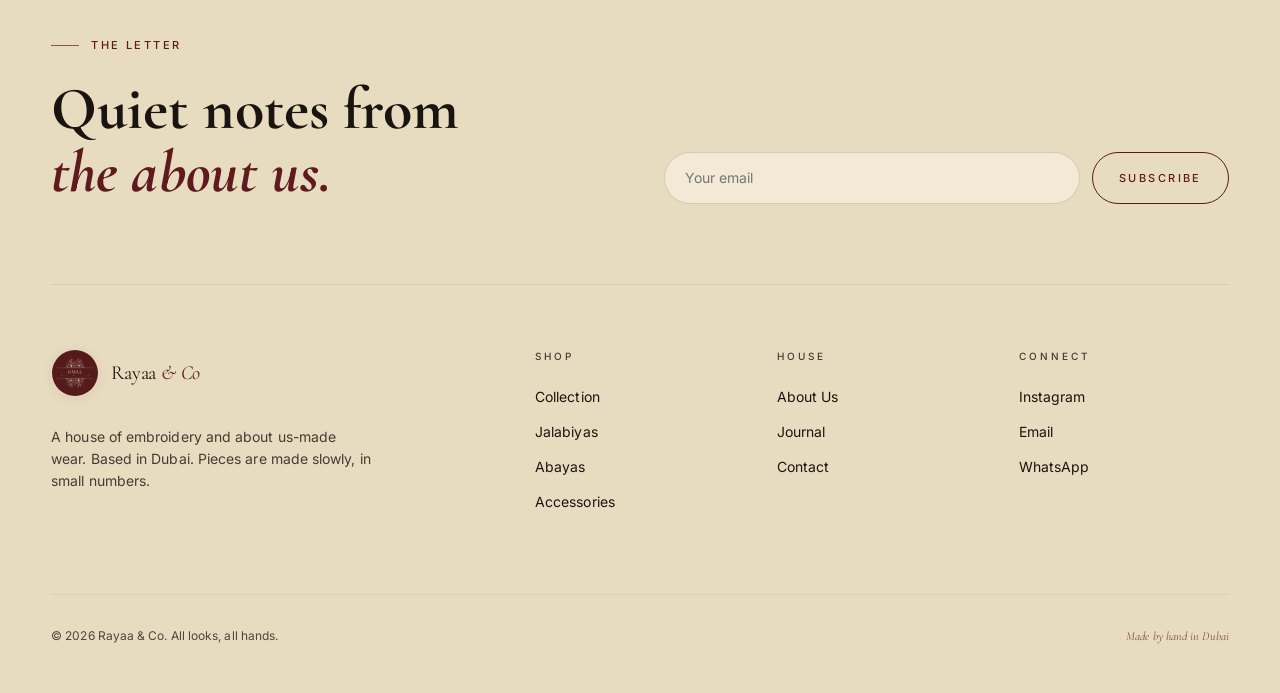
<file: contact.html>
<!doctype html>
<html lang="en">
  <head>
    <meta charset="utf-8" />
    <meta
      name="viewport"
      content="width=device-width, initial-scale=1, viewport-fit=cover"
    />
    <meta
      name="theme-color"
      content="#f3ead6"
      media="(prefers-color-scheme: light)"
    />
    <meta
      name="theme-color"
      content="#14100c"
      media="(prefers-color-scheme: dark)"
    />
    <title>Contact — Rayaa & Co</title>
    <meta
      name="description"
      content="Write to the Rayaa & Co about us — appointments, custom commissions, and press."
    />
    <link rel="icon" href="assets/logo-img.PNG" type="image/png" />
    <link rel="stylesheet" href="assets/css/styles.css" />
    <script>
      (function () {
        try {
          var t = localStorage.getItem("rayaa-theme");
          if (!t)
            t = matchMedia("(prefers-color-scheme: dark)").matches
              ? "dark"
              : "light";
          document.documentElement.setAttribute("data-theme", t);
        } catch (e) {}
      })();
    </script>
  </head>
  <body>
    <header class="site-header">
      <div class="wrap nav-inner">
        <a href="index.html" class="logo-link" aria-label="Rayaa & Co — home">
          <span class="logo-mark" aria-hidden="true"
            ><img src="assets/logo-img.PNG" alt="" width="36" height="36"
          /></span>
          <span class="logo-text">Rayaa <em>&amp; Co</em></span>
        </a>
        <nav class="nav-links" aria-label="Primary">
          <a href="collection.html" data-nav-link="collection" class="nav-link"
            >Collection</a
          >
          <a
            href="limitededition.html"
            data-nav-link="Limited Edition"
            class="nav-link"
            >Limited Edition</a
          >
          <a href="about us.html" data-nav-link="about us" class="nav-link"
            >About Us</a
          >

          <a href="contact.html" data-nav-link="contact" class="nav-link"
            >Contact</a
          >
        </nav>
        <div class="nav-actions">
          <a
            href="tel:+971541717754"
            class="nav-phone"
            aria-label="Call +971 54 171 7754"
          >
            <svg
              width="16"
              height="16"
              viewBox="0 0 24 24"
              fill="none"
              stroke="currentColor"
              stroke-width="1.4"
              stroke-linecap="round"
              stroke-linejoin="round"
              aria-hidden="true"
            >
              <path
                d="M22 16.92v3a2 2 0 0 1-2.18 2 19.79 19.79 0 0 1-8.63-3.07 19.5 19.5 0 0 1-6-6 19.79 19.79 0 0 1-3.07-8.67A2 2 0 0 1 4.11 2h3a2 2 0 0 1 2 1.72c.13.96.37 1.9.72 2.81a2 2 0 0 1-.45 2.11L8.09 9.91a16 16 0 0 0 6 6l1.27-1.27a2 2 0 0 1 2.11-.45c.91.35 1.85.59 2.81.72A2 2 0 0 1 22 16.92Z"
              ></path>
            </svg>
            <span class="nav-phone-text">+971 54 171 7754</span>
          </a>
          <button
            type="button"
            class="icon-btn theme-toggle"
            aria-label="Switch theme"
          >
            <svg
              width="16"
              height="16"
              viewBox="0 0 24 24"
              fill="none"
              stroke="currentColor"
              stroke-width="1.4"
              stroke-linecap="round"
              stroke-linejoin="round"
            >
              <g class="icon-sun">
                <circle cx="12" cy="12" r="4"></circle>
                <path
                  d="M12 2v2M12 20v2M4.93 4.93l1.41 1.41M17.66 17.66l1.41 1.41M2 12h2M20 12h2M4.93 19.07l1.41-1.41M17.66 6.34l1.41-1.41"
                ></path>
              </g>
              <g class="icon-moon" style="display: none">
                <path d="M21 12.8A9 9 0 1 1 11.2 3a7 7 0 0 0 9.8 9.8Z"></path>
              </g>
            </svg>
          </button>
          <button type="button" class="icon-btn" aria-label="Cart">
            <svg
              width="16"
              height="16"
              viewBox="0 0 24 24"
              fill="none"
              stroke="currentColor"
              stroke-width="1.4"
              stroke-linecap="round"
              stroke-linejoin="round"
            >
              <path
                d="M6 7h12l-1.5 11.2A2 2 0 0 1 14.5 20h-5A2 2 0 0 1 7.5 18.2L6 7Z"
              ></path>
              <path d="M9 7V5a3 3 0 0 1 6 0v2"></path>
            </svg>
            <span class="cart-count">0</span>
          </button>
          <button
            type="button"
            class="icon-btn hamburger"
            aria-label="Open menu"
            aria-expanded="false"
            aria-controls="mobile-nav"
          >
            <span class="bar"></span><span class="bar"></span>
          </button>
        </div>
      </div>
    </header>

    <div id="mobile-nav" class="mobile-nav" aria-hidden="true">
      <button
        type="button"
        class="mobile-nav-backdrop"
        aria-label="Close menu"
      ></button>
      <nav class="mobile-nav-panel" aria-label="Mobile">
        <div class="mobile-nav-head">
          <span class="eyebrow no-rule">Menu</span
          ><span class="badge-text">SS'26 · Edition 01</span>
        </div>
        <ul class="mobile-nav-list">
          <li>
            <a href="collection.html" data-nav-link="collection"
              ><span class="label">Collection</span
              ><span class="num">01</span></a
            >
          </li>
          <li>
            <a href="limitededition.html" data-nav-link="Limited Edition"
              ><span class="label">Limited Edition</span
              ><span class="num">03</span></a
            >
          </li>
          <li>
            <a href="about us.html" data-nav-link="about us"
              ><span class="label">About Us</span><span class="num">02</span></a
            >
          </li>

          <li>
            <a href="contact.html" data-nav-link="contact"
              ><span class="label">Contact</span><span class="num">04</span></a
            >
          </li>
        </ul>
        <div class="mobile-nav-foot">
          <a href="mailto:rayaaandco@gmail.com">rayaaandco@gmail.com</a>
          <a
            class="ig"
            href="https://instagram.com/rayaa_and_co"
            target="_blank"
            rel="noreferrer"
            >@rayaa_and_co</a
          >
          <p class="note">Made by hand in Dubai</p>
        </div>
      </nav>
    </div>

    <main>
      <section class="pt-32 md:pt-40">
        <div class="wrap">
          <div>
            <p class="eyebrow mb-6">Contact</p>
            <h1 class="display max-w-14">
              We'd love to <em>hear from you.</em>
            </h1>
          </div>

          <div class="split mt-12 md:mt-16" style="align-items: flex-start">
            <div>
              <div class="contact-img">
                <img
                  src="assets/logo-img.PNG"
                  alt="Visit the about us"
                  loading="lazy"
                  decoding="async"
                />
              </div>
            </div>

            <div>
              <div class="max-w-44">
                <p class="lede">
                  For appointments, custom commissions, and press inquiries. We
                  reply to every note ourselves — typically within two days.
                </p>

                <form class="contact-form" id="contact-form" novalidate>
                  <label>
                    <span class="label-text">Your name</span>
                    <input name="name" type="text" autocomplete="name" />
                  </label>
                  <label>
                    <span class="label-text">Email</span>
                    <input name="email" type="email" autocomplete="email" />
                  </label>
                  <label>
                    <span class="label-text">Subject</span>
                    <input name="subject" type="text" />
                  </label>
                  <label>
                    <span class="label-text">Message</span>
                    <textarea name="message" rows="5"></textarea>
                  </label>
                  <button type="submit" class="btn btn-maroon">Send</button>
                </form>

                <div class="contact-meta">
                  <div>
                    <p class="eyebrow no-rule mb-3">Visit</p>
                    <p>Jumeirah, Dubai · UAE</p>
                  </div>
                  <div>
                    <p class="eyebrow no-rule mb-3">Connect</p>
                    <p>
                      <a href="mailto:rayaaandco@gmail.com"
                        >rayaaandco@gmail.com</a
                      ><br />
                      <a
                        href="https://instagram.com/rayaa_and_co"
                        target="_blank"
                        rel="noreferrer"
                        >@rayaa_and_co</a
                      >
                    </p>
                  </div>
                </div>
              </div>
            </div>
          </div>
        </div>
      </section>
    </main>

    <footer class="site-footer">
      <div class="wrap">
        <div class="footer-letter">
          <div>
            <p class="eyebrow mb-6">The Letter</p>
            <h3 class="h-lg">Quiet notes from <br /><em>the about us.</em></h3>
          </div>
          <form class="footer-form" id="newsletter-form" novalidate>
            <input
              type="email"
              name="email"
              placeholder="Your email"
              aria-label="Your email"
            />
            <button type="submit" class="btn btn-maroon">Subscribe</button>
          </form>
        </div>
        <div class="footer-cols">
          <div class="footer-brand">
            <a
              href="index.html"
              class="logo-link"
              aria-label="Rayaa & Co — home"
            >
              <span class="logo-mark size-48"
                ><img src="assets/logo-img.PNG" alt="" width="48" height="48"
              /></span>
              <span class="logo-text">Rayaa <em>&amp; Co</em></span>
            </a>
            <p>
              A house of embroidery and about us-made wear. Based in Dubai.
              Pieces are made slowly, in small numbers.
            </p>
          </div>
          <div class="footer-col">
            <h4>Shop</h4>
            <ul>
              <li><a href="collection.html">Collection</a></li>
              <li><a href="collection.html?cat=jalabiyas">Jalabiyas</a></li>
              <li><a href="collection.html?cat=abayas">Abayas</a></li>
              <li><a href="collection.html?cat=accessories">Accessories</a></li>
            </ul>
          </div>
          <div class="footer-col">
            <h4>House</h4>
            <ul>
              <li><a href="about us.html">About Us</a></li>
              <li><a href="limitededition.html">Journal</a></li>
              <li><a href="contact.html">Contact</a></li>
            </ul>
          </div>
          <div class="footer-col">
            <h4>Connect</h4>
            <ul>
              <li>
                <a
                  href="https://instagram.com/rayaa_and_co"
                  target="_blank"
                  rel="noreferrer"
                  >Instagram</a
                >
              </li>
              <li><a href="mailto:rayaaandco@gmail.com">Email</a></li>
              <li>
                <a
                  href="https://wa.me/971541717754"
                  target="_blank"
                  rel="noreferrer"
                  >WhatsApp</a
                >
              </li>
            </ul>
          </div>
        </div>
        <div class="footer-base">
          <p>
            © <span data-year>2026</span> Rayaa &amp; Co. All looks, all hands.
          </p>
          <p class="signature">Made by hand in Dubai</p>
        </div>
      </div>
    </footer>

    <script src="assets/js/products.js" defer></script>
    <script src="assets/js/main.js" defer></script>
  </body>
</html>
</file>
<file: assets/css/styles.css>
/* ─────────────────────────────────────────────────────────────────────────
   RAYAA & CO — Static site (no animations / no transitions)
   ───────────────────────────────────────────────────────────────────────── */

@import url("https://fonts.googleapis.com/css2?family=Cormorant+Garamond:ital,wght@0,400;0,500;0,600;1,400;1,500;1,600&family=Inter:wght@300;400;500;600&display=swap");

:root {
  --bg: #f3ead6;
  --bg-soft: #ece2c8;
  --bg-warm: #e8dcc0;
  --ink: #1a1410;
  --ink-soft: #3a322a;
  --maroon: #5e1a1d;
  --maroon-deep: #3f1012;
  --rule: rgba(26, 20, 16, 0.14);
  --rule-soft: rgba(26, 20, 16, 0.08);
  --paper: #faf3e0;

  --font-display: "Cormorant Garamond", "EB Garamond", Garamond, serif;
  --font-body: "Inter", system-ui, -apple-system, sans-serif;

  --gutter: clamp(20px, 4vw, 56px);
  --section-pad: clamp(72px, 10vw, 160px);
  --radius-image: 4px;
}

[data-theme="dark"] {
  --bg: #14100c;
  --bg-soft: #1a1410;
  --bg-warm: #221a14;
  --ink: #f0e6cf;
  --ink-soft: #c8b89b;
  --maroon: #c4555a;
  --maroon-deep: #8b2c30;
  --rule: rgba(240, 230, 207, 0.18);
  --rule-soft: rgba(240, 230, 207, 0.08);
  --paper: #1f1812;
}

* {
  box-sizing: border-box;
}

*::before,
*::after {
  box-sizing: border-box;
}

html,
body {
  margin: 0;
  padding: 0;
}

html,
body {
  overflow-x: clip;
}

body {
  background: var(--bg);
  color: var(--ink);
  font-family: var(--font-body);
  font-size: 15px;
  line-height: 1.55;
  letter-spacing: 0.005em;
  -webkit-font-smoothing: antialiased;
  text-rendering: optimizeLegibility;
  min-height: 100vh;
}

img,
svg {
  display: block;
  max-width: 100%;
}

img {
  height: auto;
}

a {
  color: inherit;
  text-decoration: none;
}

button {
  font: inherit;
  cursor: pointer;
  background: none;
  border: 0;
  color: inherit;
  padding: 0;
}

input,
textarea,
select {
  font: inherit;
  color: inherit;
}

ul,
ol {
  list-style: none;
  margin: 0;
  padding: 0;
}

h1,
h2,
h3,
h4,
h5,
h6,
p {
  margin: 0;
}

main {
  display: block;
}

/* Typography */
.font-display {
  font-family: var(--font-display);
  font-weight: 400;
}

.font-body {
  font-family: var(--font-body);
}

.italic {
  font-style: italic;
}

.eyebrow {
  font-family: var(--font-body);
  font-size: 11px;
  font-weight: 500;
  letter-spacing: 0.22em;
  text-transform: uppercase;
  color: var(--maroon);
  display: inline-flex;
  align-items: center;
  gap: 12px;
}

.eyebrow::before {
  content: "";
  width: 28px;
  height: 1px;
  background: currentColor;
  opacity: 0.7;
}

.eyebrow.no-rule::before {
  display: none;
}

.display {
  font-family: var(--font-display);
  font-size: 100px;
  line-height: 0.98;
  letter-spacing: -0.02em;
}

.display em {
  font-style: italic;
  color: var(--maroon);
}

.h-xl {
  font-family: var(--font-display);
  font-size: clamp(36px, 6vw, 84px);
  font-weight: 400;
  line-height: 1.02;
  letter-spacing: -0.015em;
}

.h-lg {
  font-family: var(--font-display);
  font-size: 60px;
  /* font-weight: 400; */
  line-height: 1.05;
}

.h-md {
  font-family: var(--font-display);
  font-size: clamp(22px, 3vw, 36px);
  font-weight: 400;
}

.lede {
  font-family: var(--font-display);
  font-size: clamp(19px, 2.4vw, 28px);
  line-height: 1.35;
  color: var(--ink-soft);
}

.h-xl em,
.h-lg em,
.h-md em {
  font-style: italic;
  color: var(--maroon);
}

.display,
.h-xl,
.h-lg {
  overflow-wrap: anywhere;
  word-break: normal;
}

.max-w-14 {
  max-width: 14ch;
}

.max-w-16 {
  max-width: 16ch;
}

.max-w-18 {
  max-width: 18ch;
}

.max-w-22 {
  max-width: 22ch;
}

.max-w-36 {
  max-width: 36ch;
}

.max-w-42 {
  max-width: 42ch;
}

.max-w-44 {
  max-width: 44ch;
}

.max-w-48 {
  max-width: 48ch;
}

.opacity-50 {
  opacity: 0.5;
}

.opacity-60 {
  opacity: 0.6;
}

.opacity-70 {
  opacity: 0.7;
}

.opacity-80 {
  opacity: 0.8;
}

.opacity-85 {
  opacity: 0.85;
}

/* Layout */
.wrap {
  max-width: 1440px;
  margin: 0 auto;
  padding-left: max(var(--gutter), env(safe-area-inset-left));
  padding-right: max(var(--gutter), env(safe-area-inset-right));
  position: relative;
}

section {
  padding: var(--section-pad) 0;
  position: relative;
}

.relative {
  position: relative;
}

.absolute {
  position: absolute;
}

.fixed {
  position: fixed;
}

.inset-0 {
  top: 0;
  right: 0;
  bottom: 0;
  left: 0;
}

.z-10 {
  z-index: 10;
}

.z-20 {
  z-index: 20;
}

.z-40 {
  z-index: 40;
}

.z-50 {
  z-index: 50;
}

.flex {
  display: flex;
}

.inline-flex {
  display: inline-flex;
}

.grid {
  display: grid;
}

.items-center {
  align-items: center;
}

.items-end {
  align-items: flex-end;
}

.items-start {
  align-items: flex-start;
}

.items-baseline {
  align-items: baseline;
}

.items-stretch {
  align-items: stretch;
}

.justify-between {
  justify-content: space-between;
}

.justify-center {
  justify-content: center;
}

.flex-1 {
  flex: 1 1 0;
}

.flex-col {
  flex-direction: column;
}

.flex-wrap {
  flex-wrap: wrap;
}

.gap-2 {
  gap: 0.5rem;
}

.gap-3 {
  gap: 0.75rem;
}

.gap-4 {
  gap: 1rem;
}

.gap-6 {
  gap: 1.5rem;
}

.gap-8 {
  gap: 2rem;
}

.gap-10 {
  gap: 2.5rem;
}

.gap-12 {
  gap: 3rem;
}

.gap-y-12 {
  row-gap: 3rem;
}

.gap-y-24 {
  row-gap: 6rem;
}

.gap-x-8 {
  column-gap: 2rem;
}

.text-right {
  text-align: right;
}

.text-center {
  text-align: center;
}

.uppercase {
  text-transform: uppercase;
}

.block {
  display: block;
}

.hidden {
  display: none;
}

.mt-1 {
  margin-top: 0.25rem;
}

.mt-3 {
  margin-top: 0.75rem;
}

.mt-4 {
  margin-top: 1rem;
}

.mt-5 {
  margin-top: 1.25rem;
}

.mt-6 {
  margin-top: 1.5rem;
}

.mt-8 {
  margin-top: 2rem;
}

.mt-10 {
  margin-top: 2.5rem;
}

.mt-12 {
  margin-top: 3rem;
}

.mt-14 {
  margin-top: 3.5rem;
}

.mt-16 {
  margin-top: 4rem;
}

.mt-20 {
  margin-top: 5rem;
}

.mt-24 {
  margin-top: clamp(56px, 9vw, 96px);
}

.mb-3 {
  margin-bottom: 0.75rem;
}

.mb-5 {
  margin-bottom: 1.25rem;
}

.mb-6 {
  margin-bottom: 1.5rem;
}

.mb-8 {
  margin-bottom: 2rem;
}

.mb-10 {
  margin-bottom: 2.5rem;
}

.mb-12 {
  margin-bottom: 3rem;
}

.mb-14 {
  margin-bottom: 3.5rem;
}

.pt-6 {
  padding-top: 1.5rem;
}

.pt-8 {
  padding-top: 2rem;
}

.pt-12 {
  padding-top: 3rem;
}

.pt-16 {
  padding-top: 4rem;
}

.pt-32 {
  padding-top: 8rem;
}

.pt-40 {
  padding-top: 10rem;
}

.pb-16 {
  padding-bottom: 4rem;
}

.pb-20 {
  padding-bottom: 5rem;
}

.space-y-1>*+* {
  margin-top: 0.25rem;
}

.space-y-3>*+* {
  margin-top: 0.75rem;
}

.space-y-4>*+* {
  margin-top: 1rem;
}

.space-y-6>*+* {
  margin-top: 1.5rem;
}

.text-sm {
  font-size: 0.875rem;
}

.text-base {
  font-size: 1rem;
}

.text-xs {
  font-size: 0.75rem;
}

.tracking-wider {
  letter-spacing: 0.22em;
}

.tracking-widest {
  letter-spacing: 0.3em;
}

.font-medium {
  font-weight: 500;
}

.sr-only {
  position: absolute;
  width: 1px;
  height: 1px;
  padding: 0;
  margin: -1px;
  overflow: hidden;
  clip: rect(0, 0, 0, 0);
  white-space: nowrap;
  border: 0;
}

/* Grid helpers */
.grid-cols-1 {
  grid-template-columns: 1fr;
}

.grid-cols-2 {
  grid-template-columns: repeat(2, minmax(0, 1fr));
}

.grid-cols-12 {
  grid-template-columns: repeat(12, minmax(0, 1fr));
}

.col-span-12 {
  grid-column: span 12 / span 12;
}

.col-span-2 {
  grid-column: span 2 / span 2;
}

@media (min-width: 768px) {
  .md\:grid-cols-2 {
    grid-template-columns: repeat(2, minmax(0, 1fr));
  }

  .md\:grid-cols-3 {
    grid-template-columns: repeat(3, minmax(0, 1fr));
  }

  .md\:grid-cols-4 {
    grid-template-columns: repeat(4, minmax(0, 1fr));
  }

  .md\:grid-cols-5 {
    grid-template-columns: repeat(5, minmax(0, 1fr));
  }

  .md\:flex-row {
    flex-direction: row;
  }

  .md\:items-end {
    align-items: flex-end;
  }

  .md\:justify-between {
    justify-content: space-between;
  }

  .md\:hidden {
    display: none;
  }

  .md\:flex {
    display: flex;
  }

  .md\:inline-flex {
    display: inline-flex;
  }

  .md\:pt-40 {
    padding-top: 10rem;
  }

  .md\:mt-16 {
    margin-top: 4rem;
  }

  .md\:mt-20 {
    margin-top: 5rem;
  }

  .md\:mb-20 {
    margin-bottom: 5rem;
  }

  .md\:mb-16 {
    margin-bottom: 4rem;
  }

  .md\:gap-10 {
    gap: 2.5rem;
  }
}

/* Header / Nav */
.site-header {
  position: fixed;
  top: 0;
  left: 0;
  right: 0;
  z-index: 50;
  background: color-mix(in srgb, var(--bg) 92%, transparent);
  border-bottom: 1px solid var(--rule-soft);
  -webkit-backdrop-filter: blur(8px);
  backdrop-filter: blur(8px);
}

.nav-inner {
  display: flex;
  align-items: center;
  justify-content: space-between;
  height: 64px;
  gap: 12px;
}

@media (min-width: 768px) {
  .nav-inner {
    height: 72px;
  }
}

.logo-link {
  display: inline-flex;
  align-items: center;
  gap: 12px;
  flex-shrink: 0;
}

.logo-mark {
  width: 50px;
  height: 50px;
  border-radius: 50%;
  overflow: hidden;
  background: var(--bg);
  border: 1px solid var(--rule-soft);
  display: inline-flex;
  align-items: center;
  justify-content: center;
  flex-shrink: 0;
  box-shadow: 0 2px 12px rgba(94, 26, 29, 0.08);
}

.logo-mark img {
  width: 100%;
  height: 100%;
  object-fit: cover;
  object-position: center center;
  display: block;
}

.logo-mark.size-48 {
  width: 48px;
  height: 48px;
}

.logo-text {
  font-family: var(--font-display);
  font-size: 20px;
  letter-spacing: -0.01em;
  line-height: 1;
  display: none;
}

.logo-text em {
  color: var(--maroon);
  font-style: italic;
}

@media (min-width: 640px) {
  .logo-text {
    display: inline;
  }
}

.nav-links {
  display: none;
  align-items: center;
  gap: 40px;
}

@media (min-width: 768px) {
  .nav-links {
    display: flex;
  }
}

.nav-link {
  position: relative;
  font-size: 12px;
  font-weight: 500;
  letter-spacing: 0.22em;
  text-transform: uppercase;
  color: var(--ink);
  padding: 6px 0;
}

.nav-link.is-active {
  color: var(--maroon);
}

.nav-link.is-active::after {
  content: "";
  position: absolute;
  left: 0;
  bottom: -2px;
  width: 100%;
  height: 1px;
  background: var(--maroon);
}

.nav-actions {
  display: flex;
  align-items: center;
  gap: 8px;
}

@media (min-width: 768px) {
  .nav-actions {
    gap: 12px;
  }
}

.icon-btn {
  position: relative;
  display: inline-flex;
  align-items: center;
  justify-content: center;
  width: 40px;
  height: 40px;
  border-radius: 999px;
  border: 1px solid var(--rule);
  color: var(--ink);
  background: transparent;
}

.cart-count {
  position: absolute;
  top: -4px;
  right: -4px;
  width: 16px;
  height: 16px;
  font-size: 9px;
  display: inline-flex;
  align-items: center;
  justify-content: center;
  border-radius: 999px;
  background: var(--maroon);
  color: var(--bg);
  font-weight: 500;
}

/* Nav phone link — icon-only on small screens, icon + number on desktop */
.nav-phone {
  display: inline-flex;
  align-items: center;
  justify-content: center;
  gap: 8px;
  height: 40px;
  width: 40px;
  padding: 0;
  border-radius: 999px;
  border: 1px solid var(--rule);
  color: var(--ink);
  background: transparent;
  font-family: var(--font-body, inherit);
  font-size: 12.5px;
  letter-spacing: 0.02em;
  text-decoration: none;
  white-space: nowrap;
  transition: background-color 0.2s ease, color 0.2s ease,
    border-color 0.2s ease;
}

.nav-phone:hover,
.nav-phone:focus-visible {
  background: var(--maroon);
  color: var(--bg);
  border-color: var(--maroon);
}

.nav-phone-text {
  display: none;
}

@media (min-width: 1024px) {
  .nav-phone {
    width: auto;
    padding: 0 14px;
  }

  .nav-phone-text {
    display: inline;
  }
}

@media (max-width: 380px) {
  .nav-phone {
    width: 38px;
    height: 38px;
  }
}

/* Hamburger */
.hamburger {
  position: relative;
  display: inline-flex;
}

@media (min-width: 768px) {
  .hamburger {
    display: none;
  }
}

.hamburger .bar {
  display: block;
  width: 16px;
  height: 1.5px;
  background: currentColor;
  border-radius: 1px;
  position: absolute;
  left: 50%;
  top: 50%;
  transform: translate(-50%, -4px);
}

.hamburger .bar:nth-child(2) {
  transform: translate(-50%, 4px);
}

.hamburger.is-open .bar:nth-child(1) {
  transform: translate(-50%, 0) rotate(45deg);
}

.hamburger.is-open .bar:nth-child(2) {
  transform: translate(-50%, 0) rotate(-45deg);
}

/* Mobile sheet (no slide animation — open/close instant) */
.mobile-nav {
  position: fixed;
  inset: 0;
  z-index: 40;
  display: none;
}

.mobile-nav.is-open {
  display: block;
}

.mobile-nav-backdrop {
  position: absolute;
  inset: 0;
  background: color-mix(in srgb, var(--ink) 36%, transparent);
  -webkit-backdrop-filter: blur(6px);
  backdrop-filter: blur(6px);
  border: 0;
  width: 100%;
  height: 100%;
}

.mobile-nav-panel {
  position: absolute;
  top: 0;
  right: 0;
  height: 100dvh;
  width: 86%;
  max-width: 420px;
  background: var(--bg);
  border-left: 1px solid var(--rule-soft);
  display: flex;
  flex-direction: column;
  overflow: hidden;
}

.mobile-nav-head {
  display: flex;
  align-items: center;
  justify-content: space-between;
  padding: 20px 24px 24px;
  border-bottom: 1px solid var(--rule-soft);
}

.mobile-nav-head .badge-text {
  font-size: 10px;
  letter-spacing: 0.3em;
  text-transform: uppercase;
  opacity: 0.7;
}

.mobile-nav-list {
  flex: 1;
  overflow-y: auto;
  padding: 20px 24px;
  -webkit-overflow-scrolling: touch;
}

.mobile-nav-list li a {
  display: flex;
  align-items: baseline;
  justify-content: space-between;
  gap: 24px;
  padding: 18px 0;
  border-bottom: 1px solid var(--rule-soft);
  color: var(--ink);
}

.mobile-nav-list li a.is-active {
  color: var(--maroon);
}

.mobile-nav-list li a .label {
  font-family: var(--font-display);
  font-size: clamp(28px, 7vw, 36px);
  line-height: 1;
}

.mobile-nav-list li a .num {
  font-size: 10px;
  letter-spacing: 0.3em;
  text-transform: uppercase;
  opacity: 0.6;
  color: var(--ink-soft);
}

.mobile-nav-foot {
  padding: 24px 24px 32px;
  padding-bottom: max(32px, env(safe-area-inset-bottom));
  border-top: 1px solid var(--rule-soft);
  display: flex;
  flex-direction: column;
  gap: 14px;
}

.mobile-nav-foot a {
  font-size: 14px;
}

.mobile-nav-foot .ig {
  font-size: 11px;
  letter-spacing: 0.22em;
  text-transform: uppercase;
  color: var(--maroon);
}

.mobile-nav-foot .note {
  font-size: 10px;
  letter-spacing: 0.3em;
  text-transform: uppercase;
  opacity: 0.6;
}

/* Buttons (no transitions) */
.btn {
  display: inline-flex;
  align-items: center;
  justify-content: center;
  gap: 12px;
  padding: 14px 26px;
  border: 1px solid var(--ink);
  background: transparent;
  color: var(--ink);
  font-family: var(--font-body);
  font-size: 11px;
  font-weight: 500;
  letter-spacing: 0.22em;
  text-transform: uppercase;
  border-radius: 999px;
  white-space: nowrap;
}

.btn:hover {
  background: var(--ink);
  color: var(--bg);
}

.btn-maroon {
  border-color: var(--maroon);
  color: var(--maroon);
}

.btn-maroon:hover {
  background: var(--maroon);
  color: var(--bg);
}

.btn svg {
  flex-shrink: 0;
}

@media (max-width: 480px) {
  .btn {
    padding: 13px 22px;
    font-size: 10.5px;
    letter-spacing: 0.2em;
  }
}

/* Hero (static gradient — no canvas, no entrance) */
.hero {
  position: relative;
  overflow: hidden;
  padding-top: 112px;
  padding-bottom: 64px;
  background:
    radial-gradient(60% 70% at 50% 40%, color-mix(in srgb, var(--bg-warm) 100%, transparent), transparent 70%),
    radial-gradient(80% 60% at 80% 30%, color-mix(in srgb, var(--maroon) 14%, transparent), transparent 70%),
    var(--bg);
}

@media (min-width: 768px) {
  .hero {
    padding-top: 160px;
    padding-bottom: 80px;
  }
}

.hero-grid {
  position: relative;
  z-index: 10;
  display: grid;
  grid-template-columns: 1fr;
  gap: 40px;
  align-items: center;
  min-height: 62vh;
}

@media (min-width: 768px) {
  .hero-grid {
    grid-template-columns: 7fr 5fr;
    gap: 24px;
    min-height: 70vh;
  }
}

@media (min-width: 1024px) {
  .hero-grid {
    grid-template-columns: 1fr 1fr;
  }
}

.hero-eyebrow {
  margin-bottom: 50px;
}

.hero-image-col {
  position: relative;
  padding: 0;
}

.hero-image-wrap {
  position: relative;
  margin: 0 auto;
  width: 100%;
  max-width: 520px;
  aspect-ratio: 3 / 4;
}

@media (max-width: 767px) {
  .hero-image-wrap {
    max-width: 100%;
    max-height: none;
    aspect-ratio: 4 / 5;
  }
}

@media (max-width: 480px) {
  .hero-image-wrap {
    max-width: 100%;
    max-height: none;
  }
}

.hero-frame {
  position: absolute;
  inset: 0;
  background: var(--paper);
  border-radius: 10px;
  overflow: hidden;
  height: 593px;
}

@media (max-width: 767px) {
  .hero-frame {
    height: auto;
  }
}

.hero-frame::after {
  content: "";
  position: absolute;
  inset: 0;
  border: 1px solid var(--rule-soft);
  border-radius: var(--radius-image);
  pointer-events: none;
}

.hero-frame .img {
  position: absolute;
  top: -14%;
  bottom: -14%;
  left: 0;
  right: 0;
}

@media (max-width: 767px) {
  .hero-frame .img {
    top: -6%;
    bottom: -6%;
  }
}

.hero-frame .img img {
  width: 100%;
  height: 100%;
  object-fit: cover;
  object-position: center top;
  display: block;
}

.hero-pill {
  position: absolute;
  z-index: 20;
  padding: 8px 14px;
  font-size: 10px;
  letter-spacing: 0.22em;
  text-transform: uppercase;
  font-weight: 500;
  background: var(--bg);
  border: 1px solid var(--rule);
  border-radius: 999px;
  white-space: nowrap;
}

@media (max-width: 480px) {
  .hero-pill {
    font-size: 9px;
    padding: 6px 12px;
  }
}

.hero-pill.tl {
  left: 4px;
  top: 16px;
}

.hero-pill.br {
  right: 12px;
  bottom: -18px;
  background: var(--maroon);
  color: var(--bg);
  border-color: transparent;
  box-shadow: 0 6px 16px rgba(0, 0, 0, 0.12);
}

@media (min-width: 640px) {
  .hero-pill.tl {
    left: -16px;
    top: 24px;
  }

  .hero-pill.br {
    right: 20px;
    bottom: 90px;
  }
}

.scroll-indicator {
  position: relative;
  z-index: 10;
  margin-top: 40px;
  display: flex;
  align-items: center;
  gap: 12px;
  font-size: 10px;
  letter-spacing: 0.3em;
  text-transform: uppercase;
  opacity: 0.7;
}

@media (max-width: 767px) {
  .scroll-indicator {
    margin-top: 64px;
  }
}

.scroll-indicator .rule {
  display: block;
  width: 40px;
  height: 1px;
  background: currentColor;
}

/* Marquee — static row, no scrolling animation */
.marquee {
  border-top: 1px solid var(--rule-soft);
  border-bottom: 1px solid var(--rule-soft);
  padding: 18px 0;
  background: var(--bg-soft);
  overflow: hidden;
}

.marquee-track {
  display: flex;
  flex-wrap: wrap;
  justify-content: center;
  gap: 1.5rem 2.5rem;
  font-family: var(--font-display);
  font-size: clamp(16px, 3vw, 22px);
  padding: 0 var(--gutter);
}

.marquee-track>span {
  display: inline-flex;
  align-items: center;
  gap: 14px;
}

.marquee-track .dot {
  width: 5px;
  height: 5px;
  border-radius: 50%;
  background: var(--maroon);
  display: inline-block;
  flex-shrink: 0;
}

.marquee em {
  font-style: italic;
  color: var(--maroon);
}

/* Editorial split */
.split {
  display: grid;
  grid-template-columns: 1fr;
  gap: var(--gutter);
  align-items: center;
}

@media (min-width: 901px) {
  .split {
    grid-template-columns: 1fr 1fr;
  }

  .split.reverse {
    direction: rtl;
  }

  .split.reverse>* {
    direction: ltr;
  }
}

/* Product cards — no transitions, no hover lift */
.product-grid {
  display: grid;
  grid-template-columns: 1fr;
  column-gap: 18px;
  row-gap: 56px;
}

@media (min-width: 520px) {
  .product-grid {
    grid-template-columns: repeat(2, minmax(0, 1fr));
    column-gap: 22px;
    row-gap: 72px;
  }
}

@media (min-width: 900px) {
  .product-grid {
    grid-template-columns: repeat(auto-fill, minmax(min(240px, 100%), 1fr));
    column-gap: 32px;
    row-gap: 96px;
  }
}

.product-card {
  position: relative;
  display: flex;
  flex-direction: column;
  height: 100%;
}

.product-card .frame {
  position: relative;
  aspect-ratio: 3 / 4;
  background: var(--paper);
  overflow: hidden;
  border-radius: var(--radius-image);
  margin-top: 2px;
  flex-shrink: 0;
}

@media (max-width: 767px) {
  .product-card .frame {
    margin-top: 12%;
  }
}

.product-card .frame::after {
  content: "";
  position: absolute;
  inset: 0;
  border: 1px solid var(--rule-soft);
  border-radius: var(--radius-image);
  pointer-events: none;
  overflow: hidden;
}

.product-card .figure {
  position: absolute;
  inset: -10% 0 0 0;
  border-radius: var(--radius-image);
  overflow: hidden;
}

@media (max-width: 480px) {
  .product-card .figure {
    inset: -6% 0 0 0;
  }
}

.product-card .figure img {
  width: 100%;
  height: 100%;
  object-fit: cover;
  object-position: center;
  display: block;
}

.product-card .figure .tint {
  position: absolute;
  inset: 0;
  pointer-events: none;
  border-radius: inherit;
}

.product-card .figure .tint-color {
  mix-blend-mode: color;
  opacity: 0.92;
}

.product-card .figure .tint-shade {
  background: linear-gradient(180deg, rgba(0, 0, 0, 0.05), rgba(0, 0, 0, 0.18));
  mix-blend-mode: multiply;
  opacity: 0.85;
}

.product-card .meta {
  padding-top: 18px;
  display: flex;
  flex-direction: column;
  gap: 14px;
  flex: 1;
  min-width: 0;
}

.product-card .meta-top {
  display: flex;
  justify-content: space-between;
  align-items: flex-start;
  gap: 12px;
}

.product-card .meta-name-wrap {
  min-width: 0;
  flex: 1;
}

.product-card .meta-price {
  flex-shrink: 0;
  text-align: right;
  display: flex;
  flex-direction: column;
  align-items: flex-end;
  gap: 2px;
}

.product-card .name {
  font-family: var(--font-display);
  font-size: 20px;
  letter-spacing: -0.005em;
  line-height: 1.1;
  margin: 0;
}

.product-card .cat {
  font-size: 11px;
  margin-top: 5px;
  text-transform: uppercase;
  letter-spacing: 0.18em;
  color: var(--ink-soft);
  opacity: 0.75;
  line-height: 1.3;
}

.product-card .price {
  font-family: var(--font-body);
  font-size: 14px;
  letter-spacing: 0.04em;
  color: var(--ink);
  font-weight: 500;
  white-space: nowrap;
}

.product-card .compare {
  display: block;
  font-size: 11px;
  text-decoration: line-through;
  opacity: 0.5;
  white-space: nowrap;
}

.product-card .meta-bottom {
  margin-top: auto;
  display: flex;
  align-items: center;
  justify-content: space-between;
  gap: 12px;
  flex-wrap: nowrap;
}

.product-card .swatch-row {
  display: flex;
  gap: 7px;
  margin: 0;
  flex-shrink: 1;
  min-width: 0;
}

.product-card .swatch {
  width: 16px;
  height: 16px;
  border-radius: 50%;
  border: 1px solid var(--rule);
  padding: 0;
  cursor: pointer;
  flex-shrink: 0;
}

.product-card .swatch.is-active {
  border-color: var(--ink);
  box-shadow: 0 0 0 2px var(--bg), 0 0 0 3px var(--ink);
}

.product-card .badge {
  position: absolute;
  top: 12px;
  left: 12px;
  z-index: 5;
  font-family: var(--font-body);
  font-size: 9px;
  letter-spacing: 0.24em;
  text-transform: uppercase;
  color: var(--maroon);
  background: var(--bg);
  padding: 6px 10px;
  border-radius: 999px;
  border: 1px solid var(--rule-soft);
}

/* Lookbook */
.lookbook-img {
  position: relative;
  aspect-ratio: 4 / 4;
  border-radius: 10px;
  overflow: hidden;
  width: 100%;
}

.lookbook-img img {
  position: absolute;
  inset: 0;
  width: 100%;
  height: 100%;
  object-fit: cover;
  display: block;
}

.lookbook-img .pill {
  position: absolute;
  bottom: 16px;
  left: 16px;
  font-size: 10px;
  letter-spacing: 0.3em;
  text-transform: uppercase;
  padding: 6px 14px;
  background: var(--bg);
  color: var(--maroon);
  border-radius: 999px;
  z-index: 2;
}

@media (max-width: 900px) {
  .lookbook-img {
    max-height: 78vh;
    aspect-ratio: 4 / 5;
  }
}

@media (max-width: 480px) {
  .lookbook-img {
    max-height: 70vh;
  }
}

/* Journal teaser */
.journal-card .img {
  position: relative;
  aspect-ratio: 4 / 5;
  overflow: hidden;
  border-radius: var(--radius-image);
}

.journal-card .img img {
  width: 100%;
  height: 100%;
  object-fit: cover;
  display: block;
}

.journal-card .eyebrow.no-rule {
  margin-top: 24px;
  color: var(--ink-soft);
}

.journal-card h3 {
  margin-top: 12px;
}

.journal-card p.excerpt {
  margin-top: 12px;
  opacity: 0.8;
  font-size: 14px;
}

.journal-card .read {
  display: inline-flex;
  align-items: center;
  gap: 8px;
  margin-top: 20px;
  font-size: 11px;
  letter-spacing: 0.22em;
  text-transform: uppercase;
  color: var(--maroon);
}

@media (max-width: 480px) {
  .journal-card .img {
    max-height: 70vh;
  }
}

/* Footer */
.site-footer {
  border-top: 1px solid var(--rule-soft);
  background: var(--bg-warm);
  padding-top: clamp(72px, 9vw, 140px);
  padding-bottom: 48px;
}

.footer-letter {
  display: grid;
  grid-template-columns: 1fr;
  gap: 40px;
  align-items: end;
  padding-bottom: 64px;
  border-bottom: 1px solid var(--rule-soft);
}

@media (min-width: 768px) {
  .footer-letter {
    grid-template-columns: 1fr 1fr;
    gap: 48px;
    padding-bottom: 80px;
  }
}

.footer-form {
  display: flex;
  flex-direction: column;
  gap: 12px;
  align-items: stretch;
}

@media (min-width: 640px) {
  .footer-form {
    flex-direction: row;
  }
}

.footer-form input {
  flex: 1;
  padding: 14px 20px;
  font-size: 14px;
  width: 100%;
  background: var(--bg);
  border: 1px solid var(--rule);
  border-radius: 999px;
  color: var(--ink);
  outline: none;
  min-width: 0;
}

.footer-form input:focus {
  border-color: var(--ink);
}

.footer-cols {
  display: grid;
  grid-template-columns: repeat(2, 1fr);
  gap: 32px 32px;
  padding-top: 48px;
}

@media (min-width: 768px) {
  .footer-cols {
    grid-template-columns: repeat(5, 1fr);
    padding-top: 64px;
    row-gap: 48px;
  }
}

.footer-brand {
  grid-column: span 2 / span 2;
}

.footer-brand p {
  font-size: 14px;
  opacity: 0.8;
  margin-top: 24px;
  max-width: 36ch;
}

.footer-col h4 {
  font-size: 10px;
  letter-spacing: 0.3em;
  text-transform: uppercase;
  margin-bottom: 20px;
  opacity: 0.8;
  font-weight: 500;
}

.footer-col ul li {
  margin-top: 12px;
}

.footer-col ul li:first-child {
  margin-top: 0;
}

.footer-col ul a {
  font-size: 14px;
}

.footer-col ul a:hover {
  color: var(--maroon);
}

.footer-base {
  margin-top: 80px;
  padding-top: 32px;
  display: flex;
  flex-direction: column;
  align-items: flex-start;
  justify-content: space-between;
  gap: 16px;
  font-size: 12px;
  opacity: 0.75;
  border-top: 1px solid var(--rule-soft);
}

@media (min-width: 768px) {
  .footer-base {
    flex-direction: row;
    align-items: center;
  }
}

.footer-base .signature {
  font-family: var(--font-display);
  font-style: italic;
  color: var(--maroon);
}

/* about us numbers */
.numbers {
  display: grid;
  grid-template-columns: repeat(2, 1fr);
  column-gap: 32px;
  row-gap: 48px;
}

@media (min-width: 768px) {
  .numbers {
    grid-template-columns: repeat(4, 1fr);
  }
}

.number .v {
  font-family: var(--font-display);
  font-size: clamp(56px, 9vw, 110px);
  line-height: 0.95;
  color: var(--maroon);
}

.number .l {
  margin-top: 12px;
  font-size: 12px;
  letter-spacing: 0.22em;
  text-transform: uppercase;
  opacity: 0.8;
  max-width: 18ch;
}

/* Process list */
.process {
  margin-top: 64px;
  display: grid;
  grid-template-columns: 1fr;
  gap: 40px;
}

@media (min-width: 768px) {
  .process {
    grid-template-columns: repeat(3, 1fr);
  }
}

.process .step .n {
  font-family: var(--font-display);
  font-style: italic;
  font-size: 30px;
  color: var(--maroon);
}

.process .step h3 {
  margin-top: 16px;
}

.process .step p {
  margin-top: 12px;
  opacity: 0.8;
}

/* Collection chips */
.chip-row {
  display: flex;
  flex-wrap: wrap;
  gap: 8px;
}

@media (min-width: 768px) {
  .chip-row {
    gap: 12px;
  }
}

.chip {
  padding: 10px 20px;
  font-size: 11px;
  letter-spacing: 0.22em;
  text-transform: uppercase;
  border-radius: 999px;
  border: 1px solid var(--rule);
  background: transparent;
  color: var(--ink);
  cursor: pointer;
  white-space: nowrap;
}

.chip.is-active {
  background: var(--ink);
  color: var(--bg);
  border-color: var(--ink);
}

/* Journal full */
.journal-entry {
  display: grid;
  grid-template-columns: 1fr;
  gap: 32px;
  align-items: center;
}

@media (min-width: 768px) {
  .journal-entry {
    grid-template-columns: 7fr 5fr;
    gap: 40px;
  }
}

.journal-entry .img {
  position: relative;
  aspect-ratio: 4 / 3;
  border-radius: var(--radius-image);
  overflow: hidden;
  width: 100%;
}

.journal-entry .img img {
  position: absolute;
  inset: 0;
  width: 100%;
  height: 100%;
  object-fit: cover;
  display: block;
}

.journal-entry .date {
  font-size: 11px;
  letter-spacing: 0.3em;
  text-transform: uppercase;
  opacity: 0.7;
}

.journal-entry h2 {
  margin-top: 16px;
}

.journal-entry .lede {
  margin-top: 24px;
}

.journal-entry .btn {
  margin-top: 32px;
}

@media (max-width: 480px) {
  .journal-entry .img {
    max-height: 60vh;
    aspect-ratio: 5 / 4;
  }
}

/* Contact */
.contact-img {
  position: relative;
  aspect-ratio: 4 / 4;
  border-radius: 50%;
  overflow: hidden;
  width: 100%;
}

.contact-img img {
  position: absolute;
  inset: 0;
  width: 100%;
  height: 100%;
  object-fit: cover;
  display: block;
}

@media (max-width: 900px) {
  .contact-img {
    max-height: 70vh;
  }
}

.contact-form {
  margin-top: 48px;
  display: flex;
  flex-direction: column;
  gap: 24px;
}

.contact-form label {
  display: block;
}

.contact-form .label-text {
  display: block;
  font-size: 10px;
  letter-spacing: 0.3em;
  text-transform: uppercase;
  opacity: 0.7;
  margin-bottom: 8px;
}

.contact-form input,
.contact-form textarea {
  width: 100%;
  padding: 12px 0;
  background: transparent;
  font-size: 16px;
  outline: none;
  border: 0;
  border-bottom: 1px solid var(--rule);
  color: var(--ink);
  resize: none;
  border-radius: 0;
  font-family: var(--font-body);
}

.contact-form input:focus,
.contact-form textarea:focus {
  border-bottom-color: var(--ink);
}

.contact-meta {
  margin-top: 56px;
  padding-top: 40px;
  display: grid;
  grid-template-columns: 1fr;
  gap: 32px;
  border-top: 1px solid var(--rule-soft);
}

@media (min-width: 640px) {
  .contact-meta {
    grid-template-columns: 1fr 1fr;
  }
}

.contact-meta p {
  font-size: 14px;
}

::selection {
  background: var(--maroon);
  color: var(--bg);
}

/* Tiny screens */
@media (max-width: 380px) {
  :root {
    --gutter: 18px;
  }

  .nav-inner {
    gap: 8px;
  }

  .icon-btn {
    width: 38px;
    height: 38px;
  }
}

@supports (padding: max(0px)) {
  .site-header {
    padding-top: env(safe-area-inset-top, 0);
  }
}

/* Focus visibility */
a:focus-visible,
button:focus-visible,
input:focus-visible,
textarea:focus-visible {
  outline: 2px solid var(--maroon);
  outline-offset: 3px;
  border-radius: 4px;
}

.icon-btn:focus-visible {
  outline-offset: 2px;
}

.btn:focus-visible {
  outline-offset: 4px;
  border-radius: 999px;
}

/* ─────────────────────────────────────────────────────────────────────────
   Cart — Add-to-Bag button on product cards
   ───────────────────────────────────────────────────────────────────────── */
.product-card .add-to-cart-btn {
  display: inline-flex;
  align-items: center;
  justify-content: center;
  gap: 8px;
  padding: 10px 18px;
  border: 1px solid var(--maroon);
  background: transparent;
  color: var(--maroon);
  font-family: var(--font-body);
  font-size: 10.5px;
  font-weight: 500;
  letter-spacing: 0.22em;
  text-transform: uppercase;
  border-radius: 999px;
  white-space: nowrap;
  flex-shrink: 0;
  cursor: pointer;
  transition: background 160ms ease, color 160ms ease, border-color 160ms ease, transform 120ms ease;
  line-height: 1;
}

.product-card .add-to-cart-btn:hover {
  background: var(--maroon);
  color: var(--bg);
}

.product-card .add-to-cart-btn:active {
  transform: scale(0.97);
}

.product-card .add-to-cart-btn svg {
  flex-shrink: 0;
  transition: transform 160ms ease;
}

.product-card .add-to-cart-btn:hover svg {
  transform: rotate(90deg);
}

@media (max-width: 768px) and (min-width: 520px) {
  .product-card .add-to-cart-btn {
    padding: 9px 14px;
    font-size: 10px;
    letter-spacing: 0.18em;
    gap: 6px;
  }
}

@media (max-width: 380px) {
  .product-card .add-to-cart-btn {
    padding: 9px 14px;
    font-size: 10px;
    letter-spacing: 0.18em;
  }
}

.product-card .quick-add {
  position: absolute;
  top: 12px;
  right: 12px;
  z-index: 6;
  display: inline-flex;
  align-items: center;
  gap: 6px;
  padding: 8px 12px;
  font-family: var(--font-body);
  font-size: 10px;
  font-weight: 500;
  letter-spacing: 0.18em;
  text-transform: uppercase;
  color: var(--bg);
  background: var(--maroon);
  border-radius: 999px;
  opacity: 0;
  transform: translateY(-4px);
  transition: opacity 180ms ease, transform 180ms ease, background 160ms ease;
  pointer-events: none;
}

.product-card:hover .quick-add,
.product-card:focus-within .quick-add {
  opacity: 1;
  transform: translateY(0);
  pointer-events: auto;
}

.product-card .quick-add:hover {
  background: var(--maroon-deep);
}

@media (max-width: 767px) {
  .product-card .quick-add {
    opacity: 1;
    transform: none;
    pointer-events: auto;
    padding: 7px 11px;
    font-size: 9.5px;
  }
}

/* Empty cart count chip — dim when zero */
.cart-count.is-empty {
  opacity: 0.45;
}

/* ─────────────────────────────────────────────────────────────────────────
   Cart drawer
   ───────────────────────────────────────────────────────────────────────── */
body.cart-open-lock {
  overflow: hidden;
}

.cart-drawer {
  position: fixed;
  inset: 0;
  z-index: 60;
  display: none;
}

.cart-drawer.is-open {
  display: block;
}

.cart-drawer-backdrop {
  position: absolute;
  inset: 0;
  background: color-mix(in srgb, var(--ink) 42%, transparent);
  -webkit-backdrop-filter: blur(6px);
  backdrop-filter: blur(6px);
  border: 0;
  width: 100%;
  height: 100%;
  cursor: pointer;
}

.cart-drawer-panel {
  position: absolute;
  top: 0;
  right: 0;
  height: 100dvh;
  width: 100%;
  max-width: 460px;
  background: var(--bg);
  color: var(--ink);
  display: grid;
  grid-template-rows: auto 1fr auto;
  box-shadow: -16px 0 48px rgba(0, 0, 0, 0.18);
  border-left: 1px solid var(--rule-soft);
}

@media (max-width: 520px) {
  .cart-drawer-panel {
    max-width: 100%;
  }
}

.cart-drawer-head {
  display: flex;
  justify-content: space-between;
  align-items: flex-start;
  gap: 12px;
  padding: 24px 26px 18px;
  border-bottom: 1px solid var(--rule-soft);
}

.cart-drawer-head .eyebrow {
  margin-bottom: 6px;
}

.cart-drawer-head .h-md {
  font-size: 28px;
  line-height: 1;
}

.cart-close {
  width: 36px;
  height: 36px;
  border-radius: 999px;
  border: 1px solid var(--rule);
  display: inline-flex;
  align-items: center;
  justify-content: center;
  color: var(--ink);
  background: transparent;
  flex-shrink: 0;
}

.cart-close:hover {
  background: var(--ink);
  color: var(--bg);
}

.cart-drawer-body {
  padding: 18px 26px 24px;
  overflow-y: auto;
  -webkit-overflow-scrolling: touch;
}

.cart-drawer-foot {
  padding: 18px 26px 24px;
  border-top: 1px solid var(--rule-soft);
  background: var(--bg);
  display: flex;
  flex-direction: column;
  gap: 12px;
}

.cart-drawer-foot:empty {
  display: none;
}

@supports (padding: max(0px)) {
  .cart-drawer-foot {
    padding-bottom: max(24px, env(safe-area-inset-bottom));
  }
}

/* Cart items */
.cart-list {
  display: flex;
  flex-direction: column;
  gap: 18px;
}

.cart-item {
  display: grid;
  grid-template-columns: 84px 1fr;
  gap: 14px;
  padding-bottom: 18px;
  border-bottom: 1px solid var(--rule-soft);
}

.cart-item:last-child {
  border-bottom: 0;
  padding-bottom: 0;
}

.cart-item-img {
  position: relative;
  aspect-ratio: 3 / 4;
  background: var(--paper);
  border-radius: 4px;
  overflow: hidden;
  border: 1px solid var(--rule-soft);
}

.cart-item-img img {
  width: 100%;
  height: 100%;
  object-fit: cover;
  display: block;
}

.cart-item-swatch {
  position: absolute;
  bottom: 6px;
  left: 6px;
  width: 14px;
  height: 14px;
  border-radius: 50%;
  border: 1.5px solid var(--bg);
  box-shadow: 0 0 0 1px var(--rule);
}

.cart-item-info {
  display: flex;
  flex-direction: column;
  justify-content: space-between;
  gap: 10px;
  min-width: 0;
}

.cart-item-top {
  display: flex;
  justify-content: space-between;
  align-items: flex-start;
  gap: 12px;
}

.cart-item-name {
  font-family: var(--font-display);
  font-size: 19px;
  font-weight: 500;
  margin: 0;
  letter-spacing: -0.005em;
}

.cart-item-cat {
  font-size: 11px;
  text-transform: uppercase;
  letter-spacing: 0.18em;
  color: var(--ink-soft);
  opacity: 0.75;
  margin-top: 2px;
}

.cart-item-remove {
  width: 26px;
  height: 26px;
  border-radius: 999px;
  border: 1px solid var(--rule);
  color: var(--ink-soft);
  display: inline-flex;
  align-items: center;
  justify-content: center;
  flex-shrink: 0;
}

.cart-item-remove:hover {
  color: var(--maroon);
  border-color: var(--maroon);
}

.cart-item-bottom {
  display: flex;
  justify-content: space-between;
  align-items: center;
  gap: 12px;
}

.cart-qty {
  display: inline-flex;
  align-items: center;
  border: 1px solid var(--rule);
  border-radius: 999px;
  padding: 2px;
}

.cart-qty-btn {
  width: 26px;
  height: 26px;
  border-radius: 999px;
  display: inline-flex;
  align-items: center;
  justify-content: center;
  font-size: 14px;
  color: var(--ink);
  background: transparent;
  line-height: 1;
}

.cart-qty-btn:hover {
  background: var(--bg-soft);
}

.cart-qty-val {
  min-width: 24px;
  text-align: center;
  font-size: 12px;
  font-weight: 500;
  letter-spacing: 0.06em;
}

.cart-item-price {
  font-size: 13px;
  font-weight: 500;
  letter-spacing: 0.04em;
}

/* Cart foot */
.cart-foot-row {
  display: flex;
  justify-content: space-between;
  align-items: baseline;
  font-size: 13px;
}

.cart-foot-row strong {
  font-family: var(--font-display);
  font-size: 22px;
  font-weight: 500;
  letter-spacing: -0.005em;
}

.cart-foot-note {
  font-size: 11px;
  color: var(--ink-soft);
  opacity: 0.7;
  margin: 0;
}

.cart-foot-actions {
  display: grid;
  grid-template-columns: 1fr 1.4fr;
  gap: 10px;
}

.cart-foot-btn {
  width: 100%;
  padding: 14px 18px;
  letter-spacing: 0.22em;
  font-size: 11px;
}

.cart-foot-secondary {
  border-color: var(--rule);
  color: var(--ink-soft);
}

.cart-foot-secondary:hover {
  background: var(--ink);
  color: var(--bg);
  border-color: var(--ink);
}

/* Cart empty */
.cart-empty {
  padding: 24px 0;
  text-align: left;
  display: flex;
  flex-direction: column;
  align-items: flex-start;
  gap: 14px;
}

.cart-empty .lede {
  font-size: 24px;
  line-height: 1.25;
}

.cart-empty-note {
  font-size: 13px;
  color: var(--ink-soft);
  opacity: 0.85;
}

/* Checkout form */
.cart-checkout-form {
  display: flex;
  flex-direction: column;
  gap: 22px;
}

.cart-checkout-form fieldset {
  border: 0;
  margin: 0;
  padding: 0;
  display: flex;
  flex-direction: column;
  gap: 12px;
}

.cart-checkout-form legend {
  font-family: var(--font-body);
  font-size: 10px;
  letter-spacing: 0.28em;
  text-transform: uppercase;
  color: var(--maroon);
  margin-bottom: 8px;
  padding: 0;
}

.cart-checkout-note {
  font-size: 12px;
  color: var(--ink-soft);
  opacity: 0.85;
  margin: 0;
  padding: 12px 14px;
  border: 1px dashed var(--rule);
  border-radius: 6px;
  background: var(--bg-soft);
}

.cart-payment-note {
  font-size: 11px;
  color: var(--ink-soft);
  opacity: 0.7;
  margin: 0;
}

.cart-field {
  display: flex;
  flex-direction: column;
  gap: 6px;
}

.cart-field > span {
  font-size: 10px;
  text-transform: uppercase;
  letter-spacing: 0.22em;
  color: var(--ink-soft);
}

.cart-field input {
  padding: 12px 14px;
  border: 1px solid var(--rule);
  border-radius: 4px;
  background: var(--paper);
  color: var(--ink);
  font-family: var(--font-body);
  font-size: 14px;
  width: 100%;
}

.cart-field input:focus {
  outline: 2px solid var(--maroon);
  outline-offset: 1px;
  border-color: var(--maroon);
}

.cart-field input.is-error {
  border-color: var(--maroon);
  background: color-mix(in srgb, var(--maroon) 8%, var(--paper));
}

.cart-field-row {
  display: grid;
  grid-template-columns: 1fr 1fr;
  gap: 10px;
}

.cart-totals {
  display: flex;
  flex-direction: column;
  gap: 6px;
  padding-top: 14px;
  border-top: 1px solid var(--rule-soft);
}

.cart-totals > div {
  display: flex;
  justify-content: space-between;
  align-items: baseline;
  font-size: 13px;
  color: var(--ink-soft);
}

.cart-totals-grand {
  margin-top: 6px;
  font-family: var(--font-display) !important;
  font-size: 18px !important;
  color: var(--ink) !important;
  font-weight: 500;
}

.cart-totals-grand > span:last-child {
  font-size: 22px;
  letter-spacing: -0.005em;
}

/* Thank-you */
.cart-thanks {
  padding: 18px 0 8px;
  display: flex;
  flex-direction: column;
  align-items: flex-start;
  gap: 16px;
}

.cart-thanks-mark {
  width: 72px;
  height: 72px;
  border-radius: 999px;
  background: var(--maroon);
  color: var(--bg);
  display: inline-flex;
  align-items: center;
  justify-content: center;
}

.cart-thanks .lede {
  font-size: 26px;
  line-height: 1.2;
}

.cart-thanks-note {
  font-size: 14px;
  color: var(--ink-soft);
  opacity: 0.9;
  margin: 0;
}

.cart-thanks-meta {
  margin: 6px 0 0;
  width: 100%;
  display: flex;
  flex-direction: column;
  gap: 6px;
  padding-top: 14px;
  border-top: 1px solid var(--rule-soft);
}

.cart-thanks-meta > div {
  display: flex;
  justify-content: space-between;
  align-items: baseline;
  gap: 12px;
}

.cart-thanks-meta dt {
  font-size: 10px;
  text-transform: uppercase;
  letter-spacing: 0.24em;
  color: var(--ink-soft);
}

.cart-thanks-meta dd {
  margin: 0;
  font-size: 13px;
  font-weight: 500;
  letter-spacing: 0.04em;
}

/* Toast */
.rayaa-toast {
  position: fixed;
  left: 50%;
  bottom: 28px;
  transform: translate(-50%, 24px);
  z-index: 70;
  padding: 12px 22px;
  background: var(--ink);
  color: var(--bg);
  font-size: 11px;
  font-weight: 500;
  letter-spacing: 0.22em;
  text-transform: uppercase;
  border-radius: 999px;
  opacity: 0;
  pointer-events: none;
  transition: opacity 220ms ease, transform 220ms ease;
  white-space: nowrap;
  max-width: calc(100% - 32px);
  overflow: hidden;
  text-overflow: ellipsis;
}

.rayaa-toast.is-on {
  opacity: 1;
  transform: translate(-50%, 0);
}

@supports (padding: max(0px)) {
  .rayaa-toast {
    bottom: max(28px, calc(env(safe-area-inset-bottom) + 12px));
  }
}
</file>
